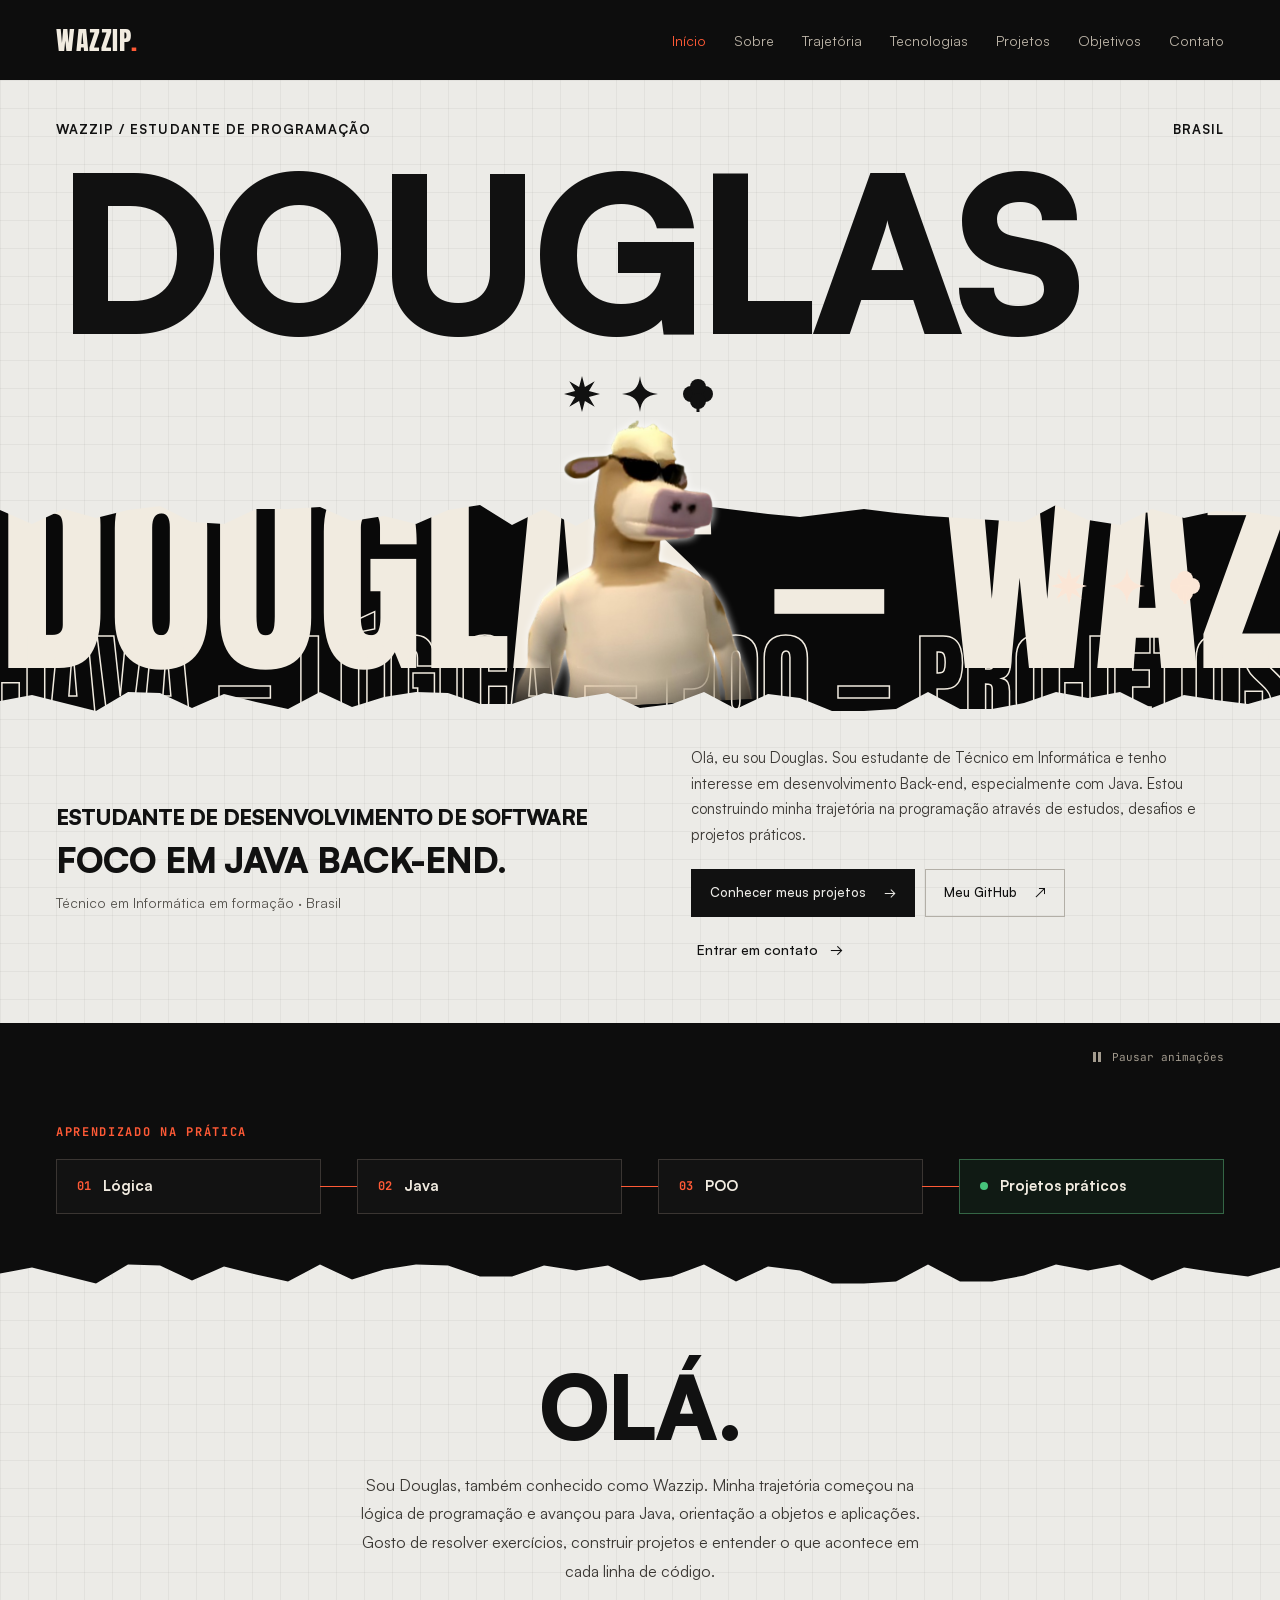
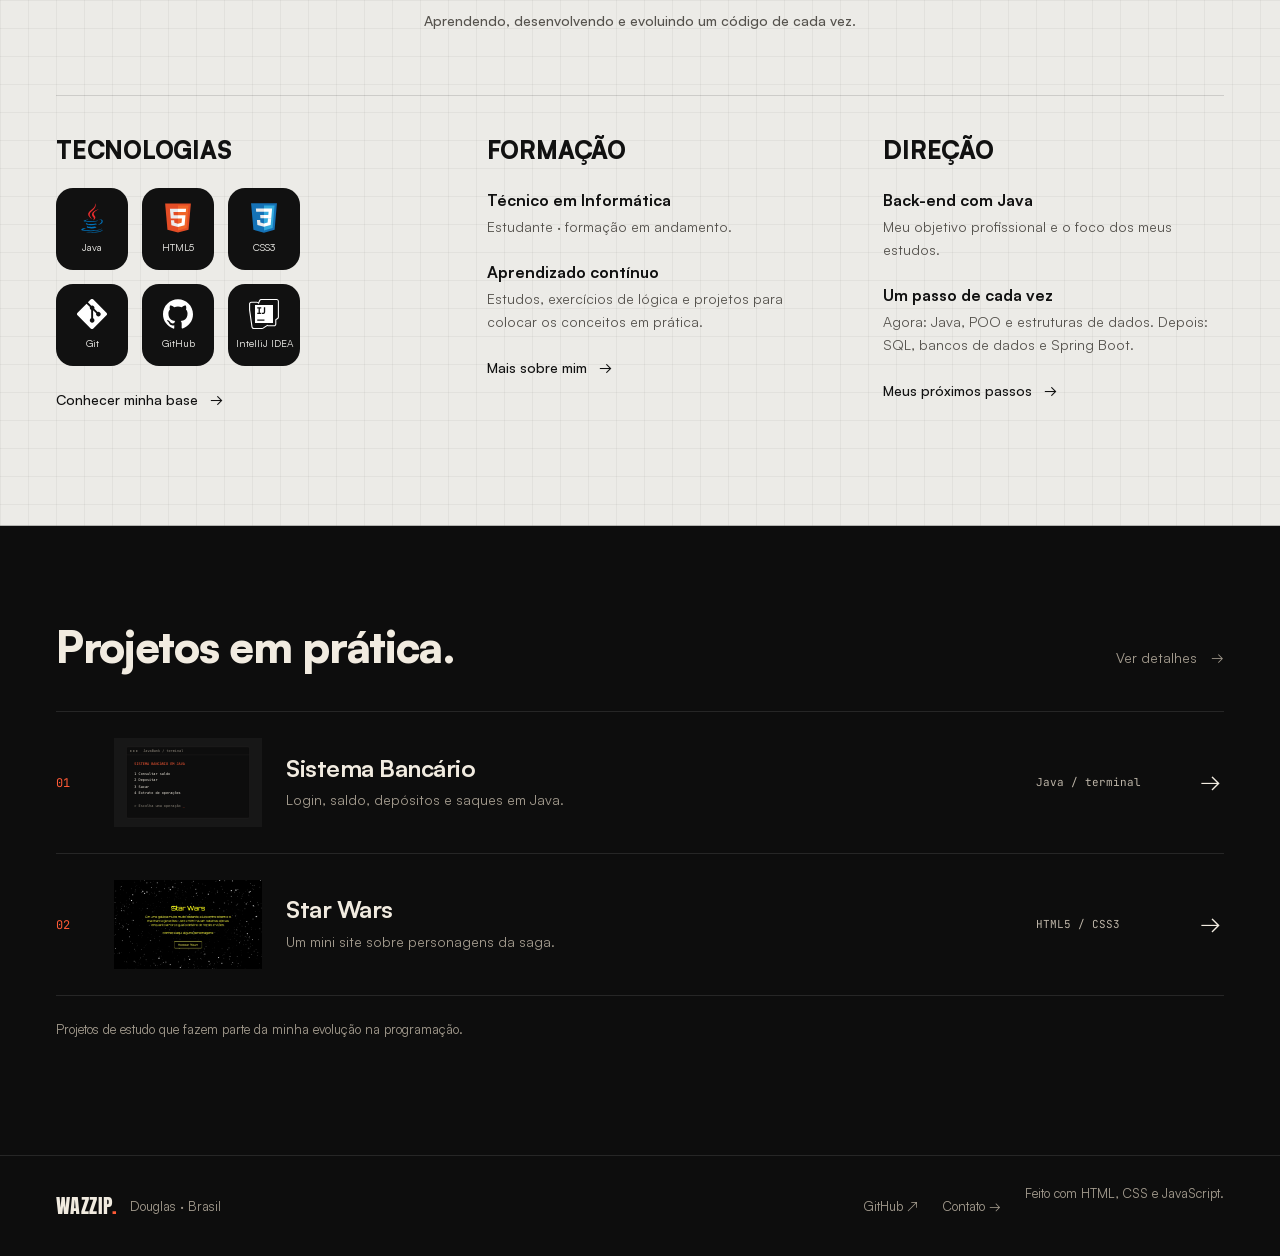
<file: index.html>
<!DOCTYPE html>
<html lang="pt-BR">
<head>
  <meta charset="UTF-8">
  <meta name="viewport" content="width=device-width, initial-scale=1, viewport-fit=cover">
  <meta name="theme-color" content="#0d0d0d">
  <title>Douglas · Wazzip | Estudante com foco em Java Back-end</title>
  <meta name="description" content="Portfólio de Douglas, Wazzip. Estudante de Técnico em Informática, construindo sua trajetória com Java, POO, desafios e projetos práticos.">
  <meta name="author" content="Douglas · Wazzip">
  <meta property="og:type" content="website">
  <meta property="og:locale" content="pt_BR">
  <meta property="og:title" content="Douglas · Wazzip | Java Back-end em construção">
  <meta property="og:description" content="Aprendendo, desenvolvendo e evoluindo um código de cada vez. Conheça minha trajetória e meus projetos.">
  <meta property="og:image" content="assets/images/compartilhamento.jpg">
  <meta property="og:image:alt" content="Portfólio de Douglas, Wazzip, com sua imagem de perfil em um cartaz quadriculado.">
  <meta name="twitter:card" content="summary_large_image">
  <meta name="twitter:title" content="Douglas · Wazzip | Foco em Java Back-end">
  <meta name="twitter:image" content="assets/images/compartilhamento.jpg">
  <link rel="icon" href="assets/icons/favicon.svg" type="image/svg+xml">
  <link rel="preload" href="assets/fonts/satoshi-900.woff2" as="font" type="font/woff2" crossorigin>
  <link rel="preload" href="assets/fonts/satoshi-400.woff2" as="font" type="font/woff2" crossorigin>
  <link rel="stylesheet" href="styles.css">
  <script src="config.js" defer></script>
  <script src="script.js" defer></script>
  <script type="application/ld+json">{"@context":"https://schema.org","@type":"Person","name":"Douglas","alternateName":"Wazzip","description":"Estudante de Técnico em Informática com foco em desenvolvimento Back-end Java.","sameAs":["https://github.com/Wazzip-igmt"],"address":{"@type":"PostalAddress","addressCountry":"BR"}}</script>
</head>
<body>
  <a class="skip-link" href="#conteudo">Pular para o conteúdo</a>
  <header class="site-header">
    <nav class="shell nav" aria-label="Navegação principal">
      <a class="logo" href="index.html" aria-label="Wazzip · Início"><span class="logo-mark">Wazzip<span class="logo-dot">.</span></span></a>
      <button class="menu-toggle" type="button" aria-expanded="false" aria-controls="navigation"><span class="menu-label">Menu</span><span class="menu-icon" aria-hidden="true"></span></button>
      <div class="nav-links" id="navigation">
        <a href="index.html" aria-current="page">Início</a><a href="sobre.html">Sobre</a><a href="trajetoria.html">Trajetória</a><a href="tecnologias.html">Tecnologias</a><a href="projetos.html">Projetos</a><a href="objetivos.html">Objetivos</a><a href="contato.html">Contato</a>
      </div>
    </nav>
  </header>

  <main id="conteudo" tabindex="-1">
    <section class="hero" aria-labelledby="apresentacao">
      <div class="hero-paper-top paper torn-bottom">
        <div class="shell">
          <div class="hero-caps"><span>WAZZIP / ESTUDANTE DE PROGRAMAÇÃO</span><span>BRASIL</span></div>
          <p class="hero-title">Douglas</p>
          <img class="glyphs hero-glyphs" src="assets/icons/glyphs.svg" width="152" height="36" alt="" aria-hidden="true">
        </div>
      </div>
      <div class="hero-band">
        <div class="parallax-word" aria-hidden="true">
          <div class="marquee marquee-solid"><div class="marquee-track">
            <div class="marquee-half"><span>Douglas — Wazzip — Douglas — Wazzip —</span></div>
            <div class="marquee-half"><span>Douglas — Wazzip — Douglas — Wazzip —</span></div>
          </div></div>
          <div class="marquee marquee-outline"><div class="marquee-track">
            <div class="marquee-half"><span>Java — Lógica — POO — Projetos — Java — Lógica — POO — Projetos —</span></div>
            <div class="marquee-half"><span>Java — Lógica — POO — Projetos — Java — Lógica — POO — Projetos —</span></div>
          </div></div>
        </div>
        <div class="hero-photo"><div class="parallax-photo"><div class="portrait-frame">
          <img src="assets/images/douglas.png" width="300" height="300" alt="Imagem de perfil de Douglas, Wazzip." fetchpriority="high" decoding="async">
        </div></div></div>
        <img class="glyphs glyphs-light band-glyphs" src="assets/icons/glyphs.svg" width="152" height="36" alt="" aria-hidden="true">
      </div>
      <div class="hero-paper-bottom paper torn-top">
        <div class="shell hero-foot-row">
          <div>
            <h1 class="hero-role" id="apresentacao"><span class="role-intro">Estudante de Desenvolvimento de Software</span><span class="sr-only"> | </span>Foco em Java Back-end.</h1>
            <p class="hero-tech">Técnico em Informática em formação · Brasil</p>
          </div>
          <div>
            <p class="hero-intro">Olá, eu sou Douglas. Sou estudante de Técnico em Informática e tenho interesse em desenvolvimento Back-end, especialmente com Java. Estou construindo minha trajetória na programação através de estudos, desafios e projetos práticos.</p>
            <div class="actions hero-actions">
              <a class="btn btn-ink" href="projetos.html">Conhecer meus projetos <span aria-hidden="true">→</span></a>
              <a class="btn btn-paper-line" href="https://github.com/Wazzip-igmt" target="_blank" rel="noopener noreferrer">Meu GitHub <span aria-hidden="true">↗</span></a>
              <a class="text-link" href="contato.html"><span>Entrar em contato</span><span aria-hidden="true">→</span></a>
            </div>
          </div>
        </div>
      </div>
    </section>

    <div class="shell motion-bar"><button class="motion-toggle" type="button" aria-pressed="false" hidden><svg viewBox="0 0 12 12" aria-hidden="true"><path d="M2 1h3v10H2zm5 0h3v10H7z"/></svg><span>Pausar animações</span></button></div>

    <section class="pipeline" aria-labelledby="processo">
      <div class="shell">
        <h2 class="section-label" id="processo">APRENDIZADO NA PRÁTICA</h2>
        <ol class="pipeline-flow reveal">
          <li class="stage"><span class="stage-marker" aria-hidden="true">01</span>Lógica</li>
          <li class="stage"><span class="stage-marker" aria-hidden="true">02</span>Java</li>
          <li class="stage"><span class="stage-marker" aria-hidden="true">03</span>POO</li>
          <li class="stage stage-current"><span class="stage-marker" aria-hidden="true"></span>Projetos práticos</li>
        </ol>
      </div>
    </section>

    <section class="hello paper" aria-labelledby="ola">
      <div class="shell">
        <div class="hello-head reveal">
          <h2 class="hello-title" id="ola">Olá.</h2>
          <p class="hello-text">Sou Douglas, também conhecido como Wazzip. Minha trajetória começou na lógica de programação e avançou para Java, orientação a objetos e aplicações. Gosto de resolver exercícios, construir projetos e entender o que acontece em cada linha de código.</p>
          <p class="hello-quote">Aprendendo, desenvolvendo e evoluindo um código de cada vez.</p>
        </div>
        <div class="hello-grid reveal">
          <div>
            <h3 class="hello-label">Tecnologias</h3>
            <ul class="skill-tiles" aria-label="Linguagens e ferramentas em prática">
              <li><img src="assets/icons/java.svg" width="30" height="30" alt=""><span>Java</span></li>
              <li><img src="assets/icons/html5.svg" width="30" height="30" alt=""><span>HTML5</span></li>
              <li><img src="assets/icons/css3.svg" width="30" height="30" alt=""><span>CSS3</span></li>
              <li><img class="icon-mono" src="assets/icons/git.svg" width="30" height="30" alt=""><span>Git</span></li>
              <li><img class="icon-mono" src="assets/icons/github.svg" width="30" height="30" alt=""><span>GitHub</span></li>
              <li><img class="icon-mono" src="assets/icons/intellij.svg" width="30" height="30" alt=""><span>IntelliJ IDEA</span></li>
            </ul>
            <a class="text-link" href="tecnologias.html"><span>Conhecer minha base</span><span aria-hidden="true">→</span></a>
          </div>
          <div>
            <h3 class="hello-label">Formação</h3>
            <ul class="hello-list">
              <li><strong>Técnico em Informática</strong><p>Estudante · formação em andamento.</p></li>
              <li><strong>Aprendizado contínuo</strong><p>Estudos, exercícios de lógica e projetos para colocar os conceitos em prática.</p></li>
            </ul>
            <a class="text-link" href="sobre.html"><span>Mais sobre mim</span><span aria-hidden="true">→</span></a>
          </div>
          <div>
            <h3 class="hello-label">Direção</h3>
            <ul class="hello-list">
              <li><strong>Back-end com Java</strong><p>Meu objetivo profissional e o foco dos meus estudos.</p></li>
              <li><strong>Um passo de cada vez</strong><p>Agora: Java, POO e estruturas de dados. Depois: SQL, bancos de dados e Spring Boot.</p></li>
            </ul>
            <a class="text-link" href="objetivos.html"><span>Meus próximos passos</span><span aria-hidden="true">→</span></a>
          </div>
        </div>
      </div>
    </section>

    <section class="block" aria-labelledby="projetos-inicio">
      <div class="shell">
        <div class="block-head reveal"><h2 class="block-title" id="projetos-inicio">Projetos em prática.</h2><a class="link-quiet" href="projetos.html">Ver detalhes <span aria-hidden="true">→</span></a></div>
        <ul class="rows">
          <li class="reveal"><a class="project-summary" href="projetos.html#sistema-bancario"><span class="row-index">01</span><img class="row-preview" src="assets/images/projeto-banco.svg" width="800" height="480" loading="lazy" alt=""><div><h3 class="row-name">Sistema Bancário</h3><p class="row-desc">Login, saldo, depósitos e saques em Java.</p></div><span class="row-tags">Java / terminal</span><span class="row-go" aria-hidden="true">→</span></a></li>
          <li class="reveal"><a class="project-summary" href="projetos.html#star-wars"><span class="row-index">02</span><img class="row-preview" src="assets/images/projeto-star-wars.jpg" width="800" height="480" loading="lazy" alt=""><div><h3 class="row-name">Star Wars</h3><p class="row-desc">Um mini site sobre personagens da saga.</p></div><span class="row-tags">HTML5 / CSS3</span><span class="row-go" aria-hidden="true">→</span></a></li>
        </ul>
        <p class="home-note">Projetos de estudo que fazem parte da minha evolução na programação.</p>
      </div>
    </section>
  </main>

  <footer class="site-footer"><div class="shell"><div class="footer-signature"><span class="logo-mark">Wazzip<span class="logo-dot">.</span></span><span>Douglas · Brasil</span></div><div class="footer-links"><a href="https://github.com/Wazzip-igmt" target="_blank" rel="noopener noreferrer">GitHub ↗</a><a href="contato.html">Contato →</a><span>Feito com HTML, CSS e JavaScript.</span></div></div></footer>
</body>
</html>
</file>
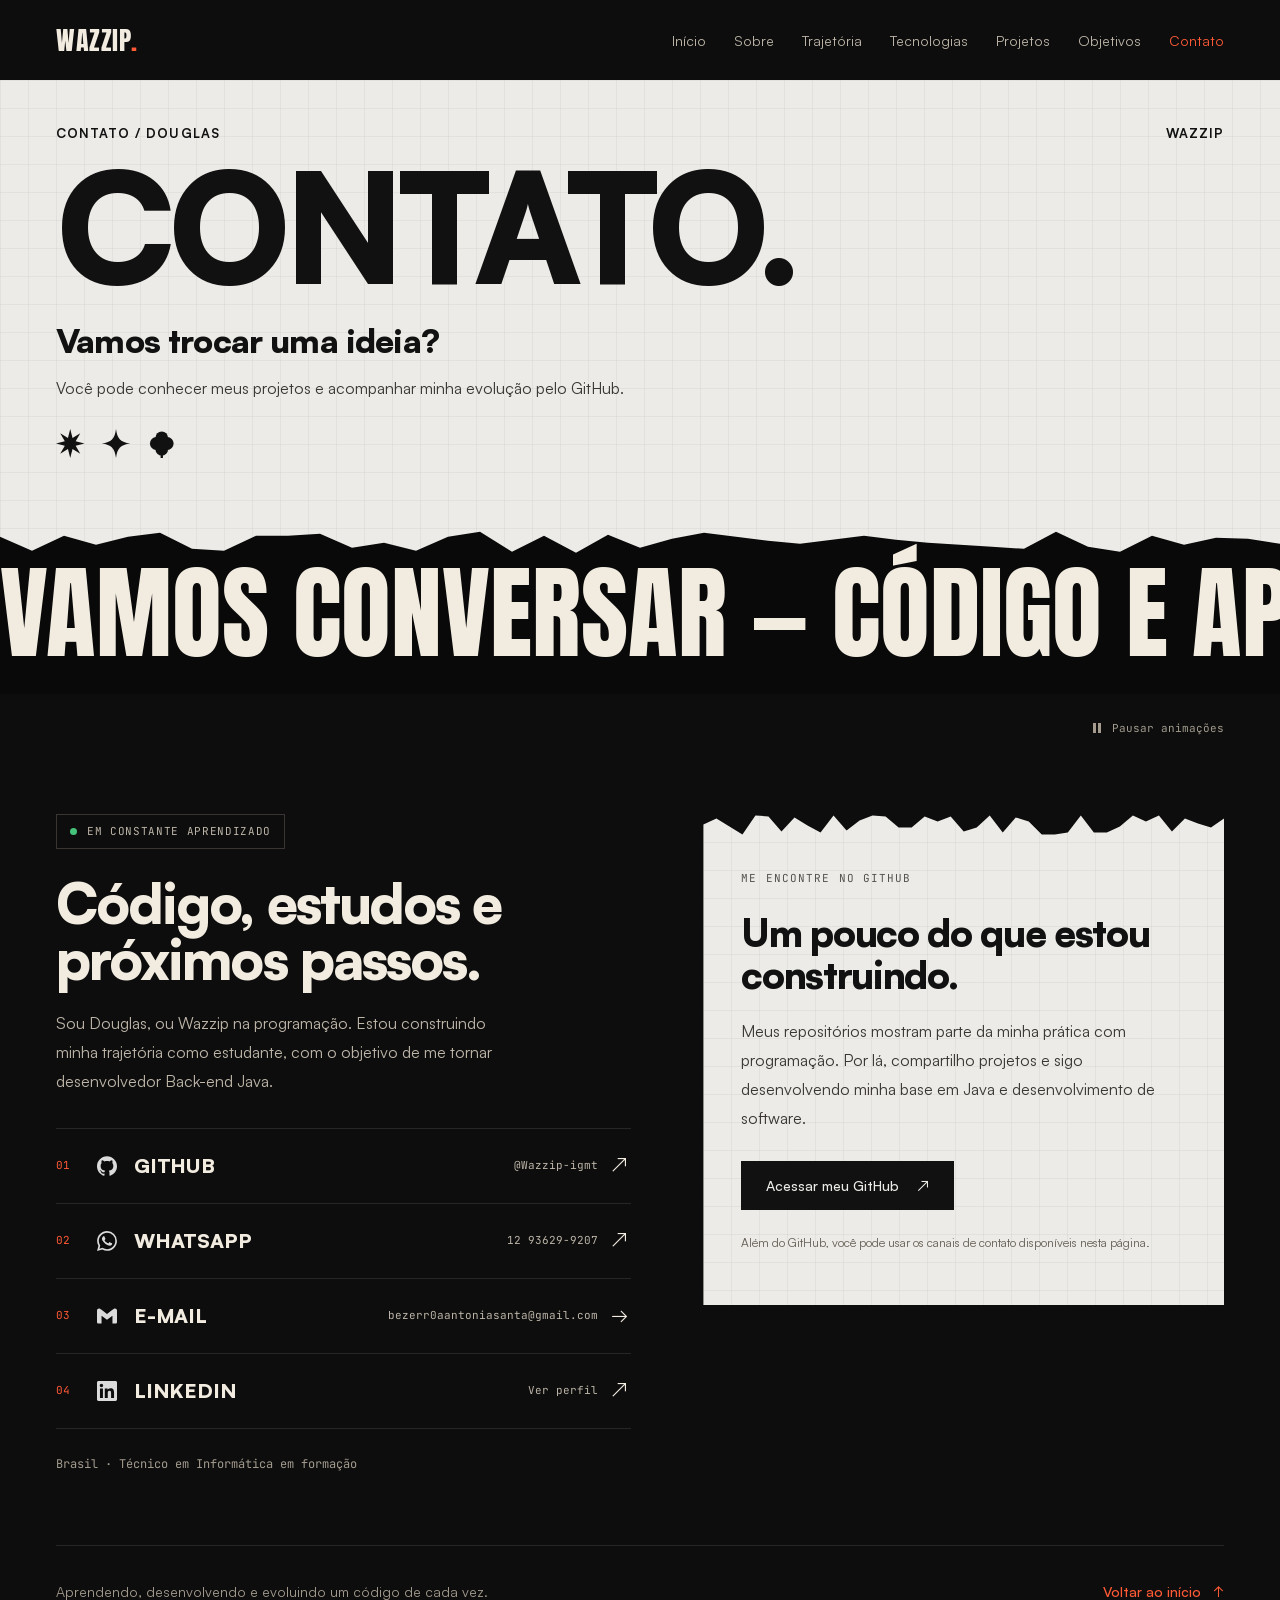
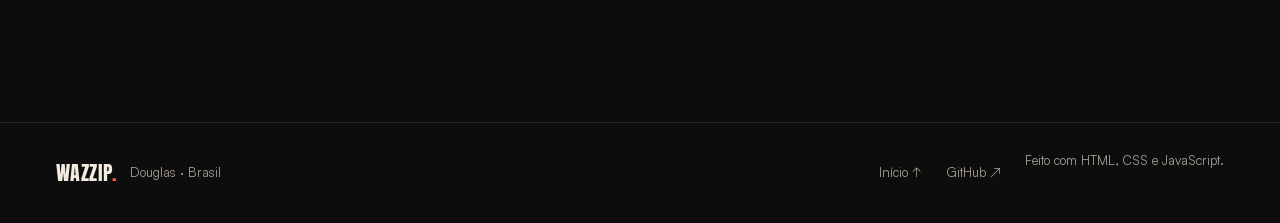
<file: contato.html>
<!DOCTYPE html>
<html lang="pt-BR">
<head>
  <meta charset="UTF-8">
  <meta name="viewport" content="width=device-width, initial-scale=1, viewport-fit=cover">
  <meta name="theme-color" content="#0d0d0d">
  <title>Contato | Douglas · Wazzip</title>
  <meta name="description" content="Encontre Douglas, Wazzip, no GitHub. Estudante de Técnico em Informática com foco em Java Back-end. E-mail e LinkedIn serão adicionados quando disponíveis.">
  <meta property="og:type" content="website">
  <meta property="og:locale" content="pt_BR">
  <meta property="og:title" content="Contato | Douglas · Wazzip">
  <meta property="og:description" content="Meu perfil, meus repositórios e meu aprendizado em programação.">
  <meta property="og:image" content="assets/images/compartilhamento.jpg">
  <meta name="twitter:card" content="summary_large_image">
  <link rel="icon" href="assets/icons/favicon.svg" type="image/svg+xml">
  <link rel="preload" href="assets/fonts/satoshi-900.woff2" as="font" type="font/woff2" crossorigin>
  <link rel="stylesheet" href="styles.css">
  <script src="config.js" defer></script><script src="script.js" defer></script>
</head>
<body>
  <a class="skip-link" href="#conteudo">Pular para o conteúdo</a>
  <header class="site-header"><nav class="shell nav" aria-label="Navegação principal">
    <a class="logo" href="index.html" aria-label="Wazzip · Início"><span class="logo-mark">Wazzip<span class="logo-dot">.</span></span></a>
    <button class="menu-toggle" type="button" aria-expanded="false" aria-controls="navigation"><span class="menu-label">Menu</span><span class="menu-icon" aria-hidden="true"></span></button>
    <div class="nav-links" id="navigation"><a href="index.html">Início</a><a href="sobre.html">Sobre</a><a href="trajetoria.html">Trajetória</a><a href="tecnologias.html">Tecnologias</a><a href="projetos.html">Projetos</a><a href="objetivos.html">Objetivos</a><a href="contato.html" aria-current="page">Contato</a></div>
  </nav></header>
  <main id="conteudo" tabindex="-1">
    <header class="poster">
      <div class="poster-paper paper torn-bottom"><div class="shell">
        <div class="hero-caps"><span>CONTATO / DOUGLAS</span><span>WAZZIP</span></div>
        <h1 class="poster-title">Contato.</h1>
        <p class="poster-tagline">Vamos trocar uma ideia?</p>
        <p class="poster-lead">Você pode conhecer meus projetos e acompanhar minha evolução pelo GitHub.</p>
        <img class="glyphs poster-glyphs" src="assets/icons/glyphs.svg" width="152" height="36" alt="" aria-hidden="true">
      </div></div>
      <div class="poster-band" aria-hidden="true"><div class="marquee-track"><div class="marquee-half"><span>Vamos conversar — Código e aprendizado — Vamos conversar — Código e aprendizado —</span></div><div class="marquee-half"><span>Vamos conversar — Código e aprendizado — Vamos conversar — Código e aprendizado —</span></div></div></div>
    </header>
    <div class="shell motion-bar"><button class="motion-toggle" type="button" aria-pressed="false" hidden><svg viewBox="0 0 12 12" aria-hidden="true"><path d="M2 1h3v10H2zm5 0h3v10H7z"/></svg><span>Pausar animações</span></button></div>
    <div class="shell page-body">
      <div class="contact-layout">
        <section class="contact-main reveal" aria-labelledby="conversar">
          <p class="contact-available"><span class="contact-dot" aria-hidden="true"></span>EM CONSTANTE APRENDIZADO</p>
          <h2 class="contact-headline" id="conversar">Código, estudos e próximos passos.</h2>
          <p class="contact-description">Sou Douglas, ou Wazzip na programação. Estou construindo minha trajetória como estudante, com o objetivo de me tornar desenvolvedor Back-end Java.</p>
          <ul class="channels" aria-label="Canais de contato">
            <li><a class="channel" href="https://github.com/Wazzip-igmt" target="_blank" rel="noopener noreferrer"><span class="channel-index">01</span><img class="channel-icon" src="assets/icons/github.svg" width="20" height="20" alt=""><span class="channel-name">GitHub</span><span class="channel-handle">@Wazzip-igmt</span><span class="channel-go" aria-hidden="true">↗</span></a></li>
            <li><a class="channel" href="https://wa.me/5512936299207" target="_blank" rel="noopener noreferrer"><span class="channel-index">02</span><img class="channel-icon" src="assets/icons/whatsapp.svg" width="20" height="20" alt=""><span class="channel-name">WhatsApp</span><span class="channel-handle">12 93629-9207</span><span class="channel-go" aria-hidden="true">↗</span></a></li>
            <li><div class="channel channel-pending" data-config-link="email"><span class="channel-index">03</span><img class="channel-icon" src="assets/icons/gmail.svg" width="20" height="20" alt=""><span class="channel-name">E-mail</span><span class="channel-handle">A adicionar</span><span class="channel-go" aria-hidden="true">·</span></div></li>
            <li><div class="channel channel-pending" data-config-link="linkedin"><span class="channel-index">04</span><img class="channel-icon" src="assets/icons/linkedin.svg" width="20" height="20" alt=""><span class="channel-name">LinkedIn</span><span class="channel-handle">A adicionar</span><span class="channel-go" aria-hidden="true">·</span></div></li>
          </ul>
          <p class="contact-location">Brasil · Técnico em Informática em formação</p>
        </section>
        <aside class="contact-paper paper reveal" aria-labelledby="encontre-github">
          <p class="contact-paper-title">ME ENCONTRE NO GITHUB</p>
          <h2 id="encontre-github">Um pouco do que estou construindo.</h2>
          <p>Meus repositórios mostram parte da minha prática com programação. Por lá, compartilho projetos e sigo desenvolvendo minha base em Java e desenvolvimento de software.</p>
          <a class="btn btn-ink" href="https://github.com/Wazzip-igmt" target="_blank" rel="noopener noreferrer">Acessar meu GitHub <span aria-hidden="true">↗</span></a>
          <p class="paper-footnote">E-mail e LinkedIn serão adicionados aqui quando estiverem disponíveis. No momento, o canal informado é o GitHub.</p>
        </aside>
      </div>
      <nav class="page-next" aria-label="Voltar ao início"><p>Aprendendo, desenvolvendo e evoluindo um código de cada vez.</p><a class="text-link" href="index.html"><span>Voltar ao início</span><span aria-hidden="true">↑</span></a></nav>
    </div>
  </main>
  <footer class="site-footer"><div class="shell"><div class="footer-signature"><span class="logo-mark">Wazzip<span class="logo-dot">.</span></span><span>Douglas · Brasil</span></div><div class="footer-links"><a href="index.html">Início ↑</a><a href="https://github.com/Wazzip-igmt" target="_blank" rel="noopener noreferrer">GitHub ↗</a><span>Feito com HTML, CSS e JavaScript.</span></div></div></footer>
</body>
</html>
</file>
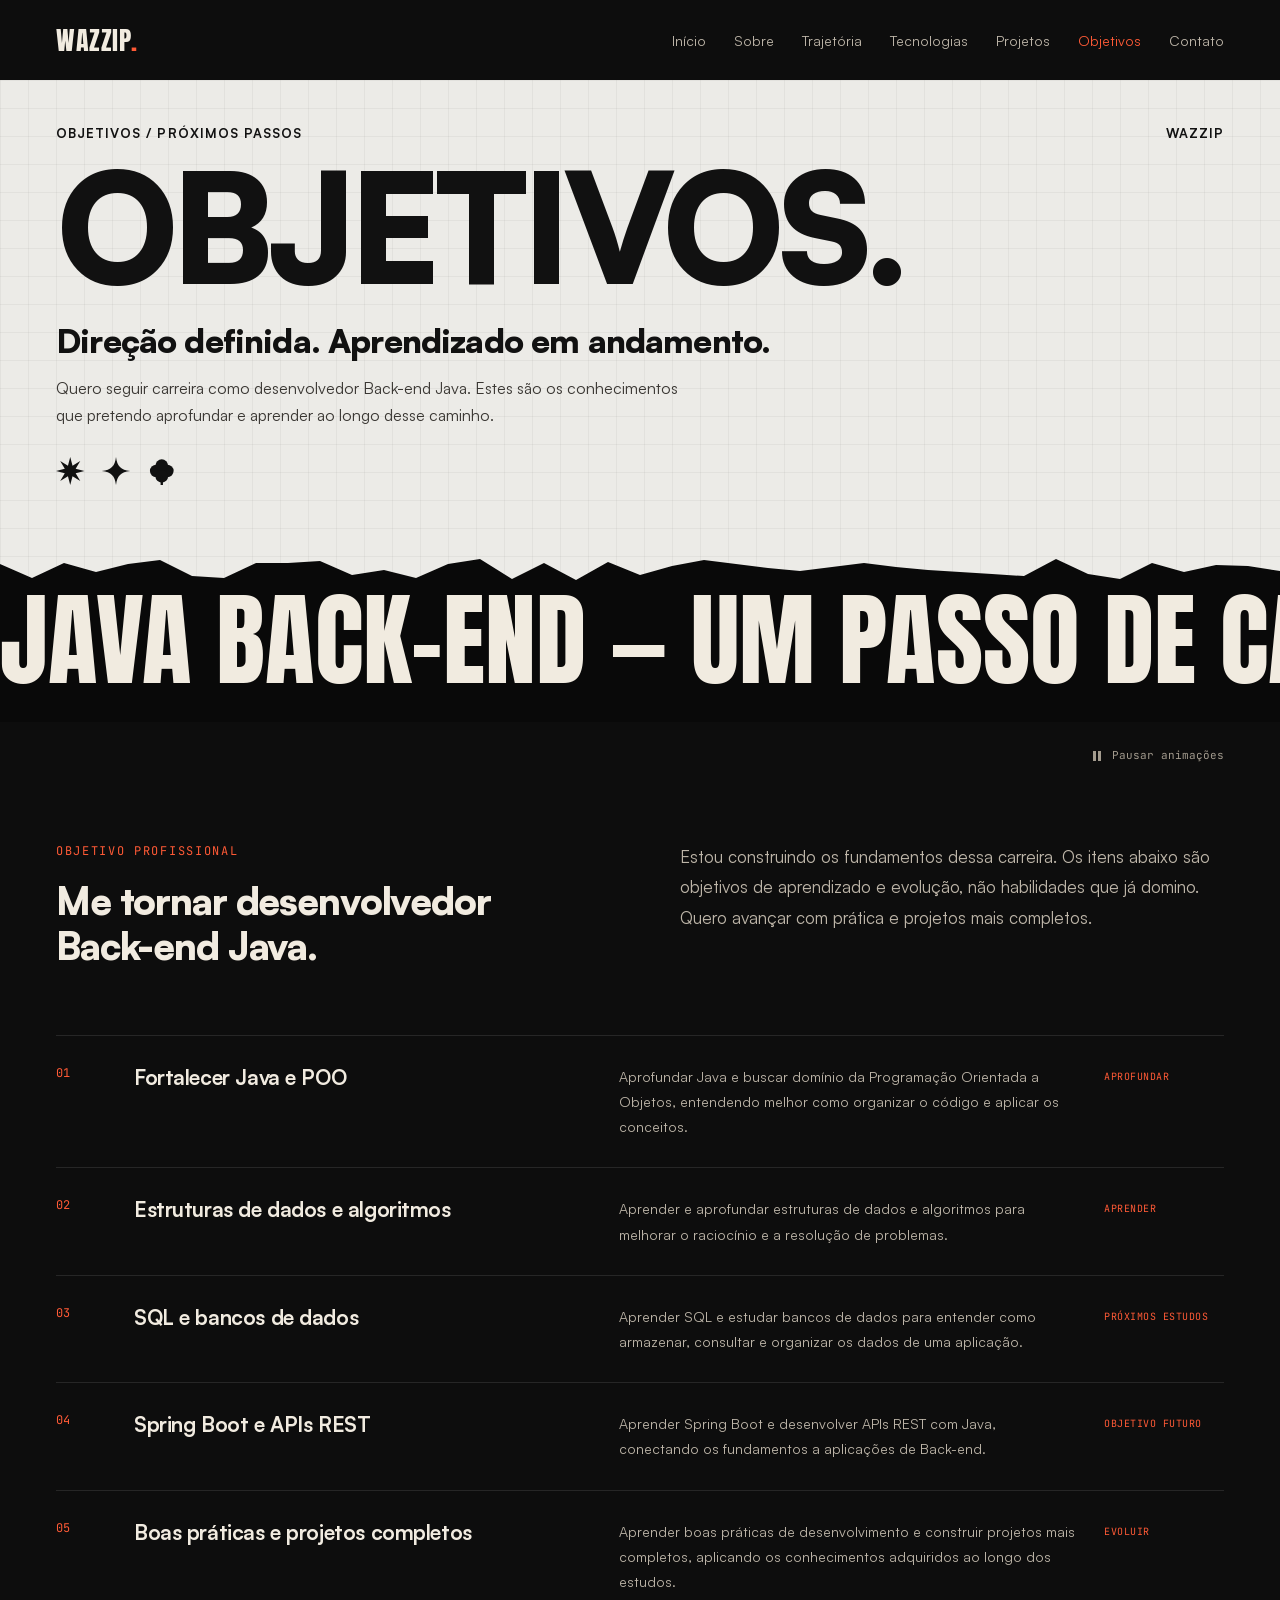
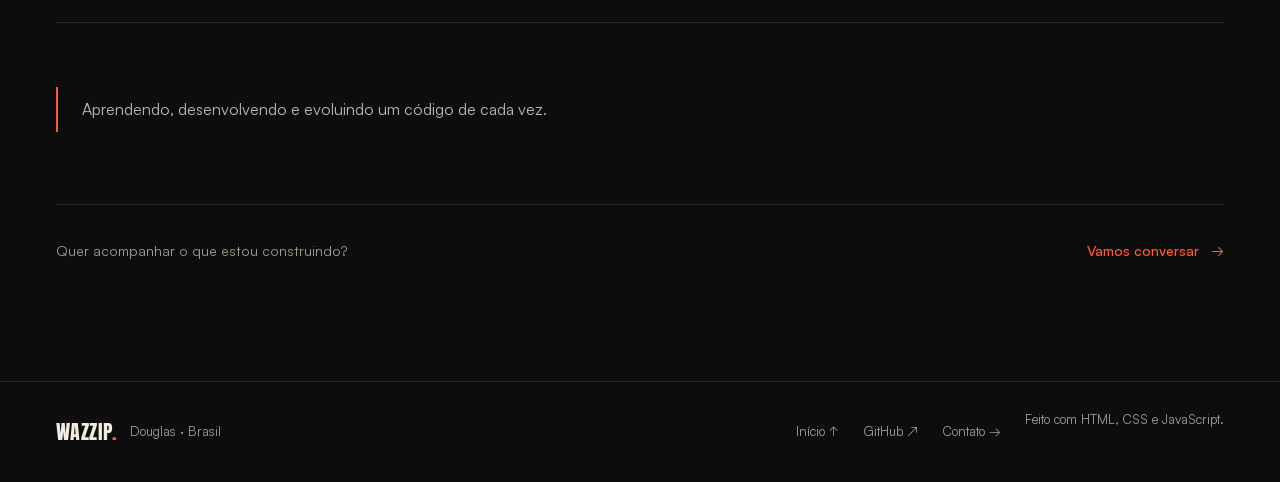
<file: objetivos.html>
<!DOCTYPE html>
<html lang="pt-BR">
<head>
  <meta charset="UTF-8">
  <meta name="viewport" content="width=device-width, initial-scale=1, viewport-fit=cover">
  <meta name="theme-color" content="#0d0d0d">
  <title>Objetivos profissionais | Douglas · Wazzip</title>
  <meta name="description" content="Meu objetivo é me tornar desenvolvedor Back-end Java. Próximos estudos: Java, POO, estruturas de dados, SQL, bancos de dados, Spring Boot e APIs REST.">
  <meta property="og:type" content="website">
  <meta property="og:locale" content="pt_BR">
  <meta property="og:title" content="Objetivos profissionais | Douglas · Wazzip">
  <meta property="og:description" content="Os próximos passos de aprendizado em direção ao desenvolvimento Back-end com Java.">
  <meta property="og:image" content="assets/images/compartilhamento.jpg">
  <meta name="twitter:card" content="summary_large_image">
  <link rel="icon" href="assets/icons/favicon.svg" type="image/svg+xml">
  <link rel="preload" href="assets/fonts/satoshi-900.woff2" as="font" type="font/woff2" crossorigin>
  <link rel="stylesheet" href="styles.css">
  <script src="config.js" defer></script><script src="script.js" defer></script>
</head>
<body>
  <a class="skip-link" href="#conteudo">Pular para o conteúdo</a>
  <header class="site-header"><nav class="shell nav" aria-label="Navegação principal">
    <a class="logo" href="index.html" aria-label="Wazzip · Início"><span class="logo-mark">Wazzip<span class="logo-dot">.</span></span></a>
    <button class="menu-toggle" type="button" aria-expanded="false" aria-controls="navigation"><span class="menu-label">Menu</span><span class="menu-icon" aria-hidden="true"></span></button>
    <div class="nav-links" id="navigation"><a href="index.html">Início</a><a href="sobre.html">Sobre</a><a href="trajetoria.html">Trajetória</a><a href="tecnologias.html">Tecnologias</a><a href="projetos.html">Projetos</a><a href="objetivos.html" aria-current="page">Objetivos</a><a href="contato.html">Contato</a></div>
  </nav></header>
  <main id="conteudo" tabindex="-1">
    <header class="poster">
      <div class="poster-paper paper torn-bottom"><div class="shell">
        <div class="hero-caps"><span>OBJETIVOS / PRÓXIMOS PASSOS</span><span>WAZZIP</span></div>
        <h1 class="poster-title">Objetivos.</h1>
        <p class="poster-tagline">Direção definida. Aprendizado em andamento.</p>
        <p class="poster-lead">Quero seguir carreira como desenvolvedor Back-end Java. Estes são os conhecimentos que pretendo aprofundar e aprender ao longo desse caminho.</p>
        <img class="glyphs poster-glyphs" src="assets/icons/glyphs.svg" width="152" height="36" alt="" aria-hidden="true">
      </div></div>
      <div class="poster-band" aria-hidden="true"><div class="marquee-track"><div class="marquee-half"><span>Java Back-end — Um passo de cada vez — Java Back-end — Um passo de cada vez —</span></div><div class="marquee-half"><span>Java Back-end — Um passo de cada vez — Java Back-end — Um passo de cada vez —</span></div></div></div>
    </header>
    <div class="shell motion-bar"><button class="motion-toggle" type="button" aria-pressed="false" hidden><svg viewBox="0 0 12 12" aria-hidden="true"><path d="M2 1h3v10H2zm5 0h3v10H7z"/></svg><span>Pausar animações</span></button></div>
    <div class="shell page-body">
      <section class="page-section" aria-labelledby="direcao">
        <div class="goals-intro reveal"><div><p class="section-label">OBJETIVO PROFISSIONAL</p><h2 class="section-heading" id="direcao">Me tornar desenvolvedor Back-end Java.</h2></div><p class="text-block">Estou construindo os fundamentos dessa carreira. Os itens abaixo são objetivos de aprendizado e evolução, não habilidades que já domino. Quero avançar com prática e projetos mais completos.</p></div>
        <ol class="goal-list">
          <li class="goal-item reveal"><span class="row-index">01</span><h3>Fortalecer Java e POO</h3><p>Aprofundar Java e buscar domínio da Programação Orientada a Objetos, entendendo melhor como organizar o código e aplicar os conceitos.</p><span class="goal-status">APROFUNDAR</span></li>
          <li class="goal-item reveal"><span class="row-index">02</span><h3>Estruturas de dados e algoritmos</h3><p>Aprender e aprofundar estruturas de dados e algoritmos para melhorar o raciocínio e a resolução de problemas.</p><span class="goal-status">APRENDER</span></li>
          <li class="goal-item reveal"><span class="row-index">03</span><h3>SQL e bancos de dados</h3><p>Aprender SQL e estudar bancos de dados para entender como armazenar, consultar e organizar os dados de uma aplicação.</p><span class="goal-status">PRÓXIMOS ESTUDOS</span></li>
          <li class="goal-item reveal"><span class="row-index">04</span><h3>Spring Boot e APIs REST</h3><p>Aprender Spring Boot e desenvolver APIs REST com Java, conectando os fundamentos a aplicações de Back-end.</p><span class="goal-status">OBJETIVO FUTURO</span></li>
          <li class="goal-item reveal"><span class="row-index">05</span><h3>Boas práticas e projetos completos</h3><p>Aprender boas práticas de desenvolvimento e construir projetos mais completos, aplicando os conhecimentos adquiridos ao longo dos estudos.</p><span class="goal-status">EVOLUIR</span></li>
        </ol>
      </section>
      <div class="page-section about-feature reveal"><p>Aprendendo, desenvolvendo e evoluindo um código de cada vez.</p></div>
      <nav class="page-next" aria-label="Continue conhecendo o portfólio"><p>Quer acompanhar o que estou construindo?</p><a class="text-link" href="contato.html"><span>Vamos conversar</span><span aria-hidden="true">→</span></a></nav>
    </div>
  </main>
  <footer class="site-footer"><div class="shell"><div class="footer-signature"><span class="logo-mark">Wazzip<span class="logo-dot">.</span></span><span>Douglas · Brasil</span></div><div class="footer-links"><a href="index.html">Início ↑</a><a href="https://github.com/Wazzip-igmt" target="_blank" rel="noopener noreferrer">GitHub ↗</a><a href="contato.html">Contato →</a><span>Feito com HTML, CSS e JavaScript.</span></div></div></footer>
</body>
</html>
</file>
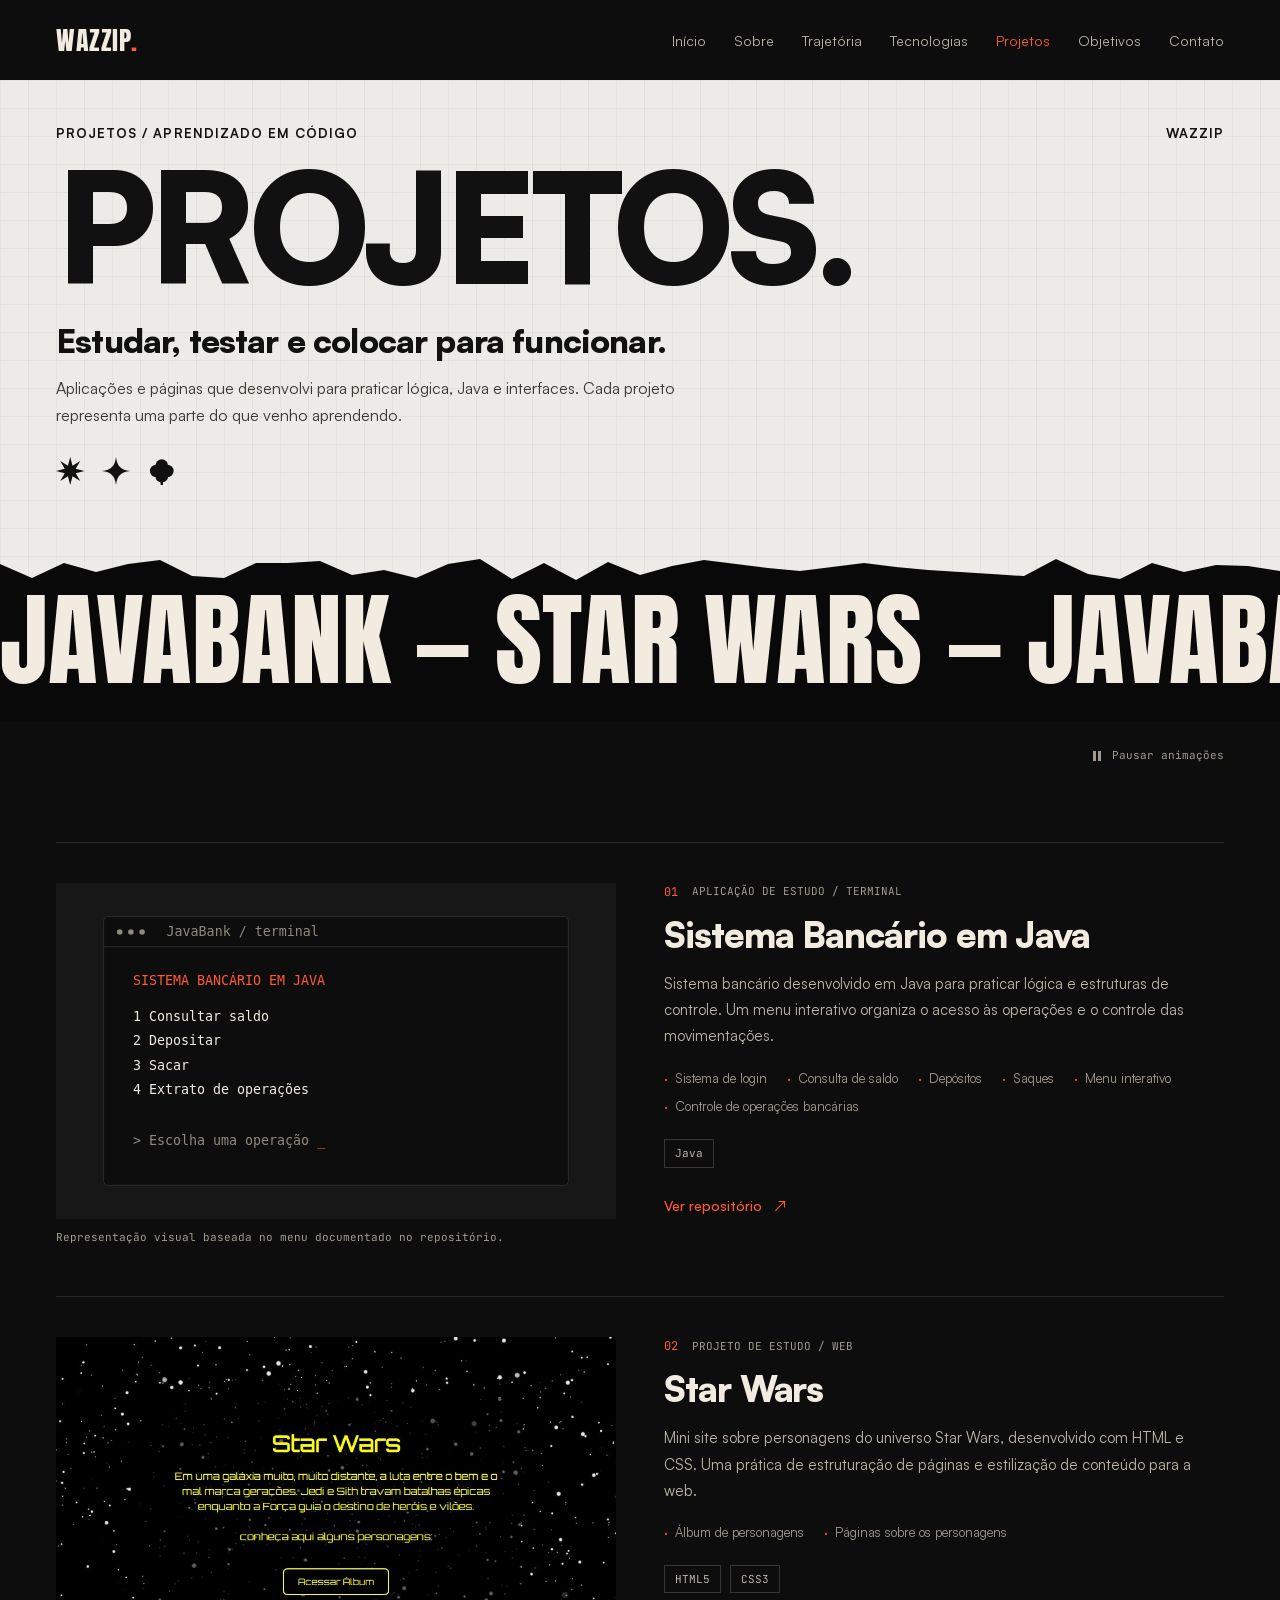
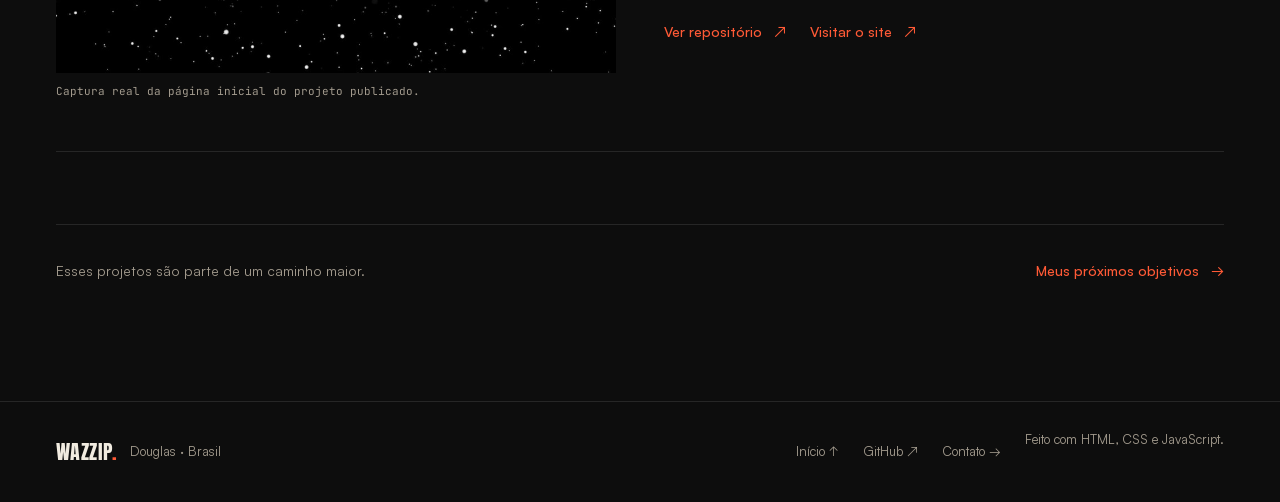
<file: projetos.html>
<!DOCTYPE html>
<html lang="pt-BR">
<head>
  <meta charset="UTF-8">
  <meta name="viewport" content="width=device-width, initial-scale=1, viewport-fit=cover">
  <meta name="theme-color" content="#0d0d0d">
  <title>Projetos de estudo | Douglas · Wazzip</title>
  <meta name="description" content="Sistema Bancário em Java, Calculadora de IMC, mini site Star Wars e aplicações Java Swing. Projetos de estudo de Douglas, Wazzip, com repositórios verificados.">
  <meta property="og:type" content="website">
  <meta property="og:locale" content="pt_BR">
  <meta property="og:title" content="Projetos de estudo | Douglas · Wazzip">
  <meta property="og:description" content="Java, Swing, HTML e CSS em projetos práticos que fazem parte da minha evolução.">
  <meta property="og:image" content="assets/images/compartilhamento.jpg">
  <meta name="twitter:card" content="summary_large_image">
  <link rel="icon" href="assets/icons/favicon.svg" type="image/svg+xml">
  <link rel="preload" href="assets/fonts/satoshi-900.woff2" as="font" type="font/woff2" crossorigin>
  <link rel="stylesheet" href="styles.css">
  <script src="config.js" defer></script><script src="script.js" defer></script>
</head>
<body>
  <a class="skip-link" href="#conteudo">Pular para o conteúdo</a>
  <header class="site-header"><nav class="shell nav" aria-label="Navegação principal">
    <a class="logo" href="index.html" aria-label="Wazzip · Início"><span class="logo-mark">Wazzip<span class="logo-dot">.</span></span></a>
    <button class="menu-toggle" type="button" aria-expanded="false" aria-controls="navigation"><span class="menu-label">Menu</span><span class="menu-icon" aria-hidden="true"></span></button>
    <div class="nav-links" id="navigation"><a href="index.html">Início</a><a href="sobre.html">Sobre</a><a href="trajetoria.html">Trajetória</a><a href="tecnologias.html">Tecnologias</a><a href="projetos.html" aria-current="page">Projetos</a><a href="objetivos.html">Objetivos</a><a href="contato.html">Contato</a></div>
  </nav></header>
  <main id="conteudo" tabindex="-1">
    <header class="poster">
      <div class="poster-paper paper torn-bottom"><div class="shell">
        <div class="hero-caps"><span>PROJETOS / APRENDIZADO EM CÓDIGO</span><span>WAZZIP</span></div>
        <h1 class="poster-title">Projetos.</h1>
        <p class="poster-tagline">Estudar, testar e colocar para funcionar.</p>
        <p class="poster-lead">Aplicações e páginas que desenvolvi para praticar lógica, Java e interfaces. Cada projeto representa uma parte do que venho aprendendo.</p>
        <img class="glyphs poster-glyphs" src="assets/icons/glyphs.svg" width="152" height="36" alt="" aria-hidden="true">
      </div></div>
      <div class="poster-band" aria-hidden="true"><div class="marquee-track"><div class="marquee-half"><span>JavaBank — Star Wars — JavaBank — Star Wars —</span></div><div class="marquee-half"><span>JavaBank — Star Wars — JavaBank — Star Wars —</span></div></div></div>
    </header>
    <div class="shell motion-bar"><button class="motion-toggle" type="button" aria-pressed="false" hidden><svg viewBox="0 0 12 12" aria-hidden="true"><path d="M2 1h3v10H2zm5 0h3v10H7z"/></svg><span>Pausar animações</span></button></div>
    <div class="shell page-body">
      <div class="project-list">
        <article class="project-card reveal" id="sistema-bancario" aria-labelledby="titulo-banco">
          <figure class="project-figure"><img src="assets/images/projeto-banco.svg" width="800" height="480" alt="Representação do menu de terminal do sistema bancário, com saldo, depósito, saque e extrato."><figcaption>Representação visual baseada no menu documentado no repositório.</figcaption></figure>
          <div>
            <p class="project-meta"><span class="row-index">01</span><span>APLICAÇÃO DE ESTUDO / TERMINAL</span></p>
            <h2 id="titulo-banco">Sistema Bancário em Java</h2>
            <p class="project-description">Sistema bancário desenvolvido em Java para praticar lógica e estruturas de controle. Um menu interativo organiza o acesso às operações e o controle das movimentações.</p>
            <ul class="project-features" aria-label="Funcionalidades do sistema bancário"><li>Sistema de login</li><li>Consulta de saldo</li><li>Depósitos</li><li>Saques</li><li>Menu interativo</li><li>Controle de operações bancárias</li></ul>
            <ul class="project-technologies" aria-label="Tecnologias do sistema bancário"><li>Java</li></ul>
            <div class="project-links"><a class="text-link" href="https://github.com/Wazzip-igmt/JavaBank" target="_blank" rel="noopener noreferrer" aria-label="Ver repositório do Sistema Bancário em Java"><span>Ver repositório</span><span aria-hidden="true">↗</span></a></div>
          </div>
        </article>
        <article class="project-card reveal" id="star-wars" aria-labelledby="titulo-star-wars">
          <figure class="project-figure"><img src="assets/images/projeto-star-wars.jpg" width="1000" height="600" alt="Captura real da página inicial do mini site Star Wars, com fundo espacial e botão Acessar Álbum." loading="lazy"><figcaption>Captura real da página inicial do projeto publicado.</figcaption></figure>
          <div>
            <p class="project-meta"><span class="row-index">02</span><span>PROJETO DE ESTUDO / WEB</span></p>
            <h2 id="titulo-star-wars">Star Wars</h2>
            <p class="project-description">Mini site sobre personagens do universo Star Wars, desenvolvido com HTML e CSS. Uma prática de estruturação de páginas e estilização de conteúdo para a web.</p>
            <ul class="project-features" aria-label="Conteúdo do mini site"><li>Álbum de personagens</li><li>Páginas sobre os personagens</li></ul>
            <ul class="project-technologies" aria-label="Tecnologias do mini site"><li>HTML5</li><li>CSS3</li></ul>
            <div class="project-links"><a class="text-link" href="https://github.com/Wazzip-igmt/Acerca-StarWars-" target="_blank" rel="noopener noreferrer" aria-label="Ver repositório de Star Wars"><span>Ver repositório</span><span aria-hidden="true">↗</span></a><a class="text-link" href="https://wazzip-igmt.github.io/Acerca-StarWars-/" target="_blank" rel="noopener noreferrer"><span>Visitar o site</span><span aria-hidden="true">↗</span></a></div>
          </div>
        </article>
      </div>
      <nav class="page-next" aria-label="Continue conhecendo o portfólio"><p>Esses projetos são parte de um caminho maior.</p><a class="text-link" href="objetivos.html"><span>Meus próximos objetivos</span><span aria-hidden="true">→</span></a></nav>
    </div>
  </main>
  <footer class="site-footer"><div class="shell"><div class="footer-signature"><span class="logo-mark">Wazzip<span class="logo-dot">.</span></span><span>Douglas · Brasil</span></div><div class="footer-links"><a href="index.html">Início ↑</a><a href="https://github.com/Wazzip-igmt" target="_blank" rel="noopener noreferrer">GitHub ↗</a><a href="contato.html">Contato →</a><span>Feito com HTML, CSS e JavaScript.</span></div></div></footer>
</body>
</html>
</file>
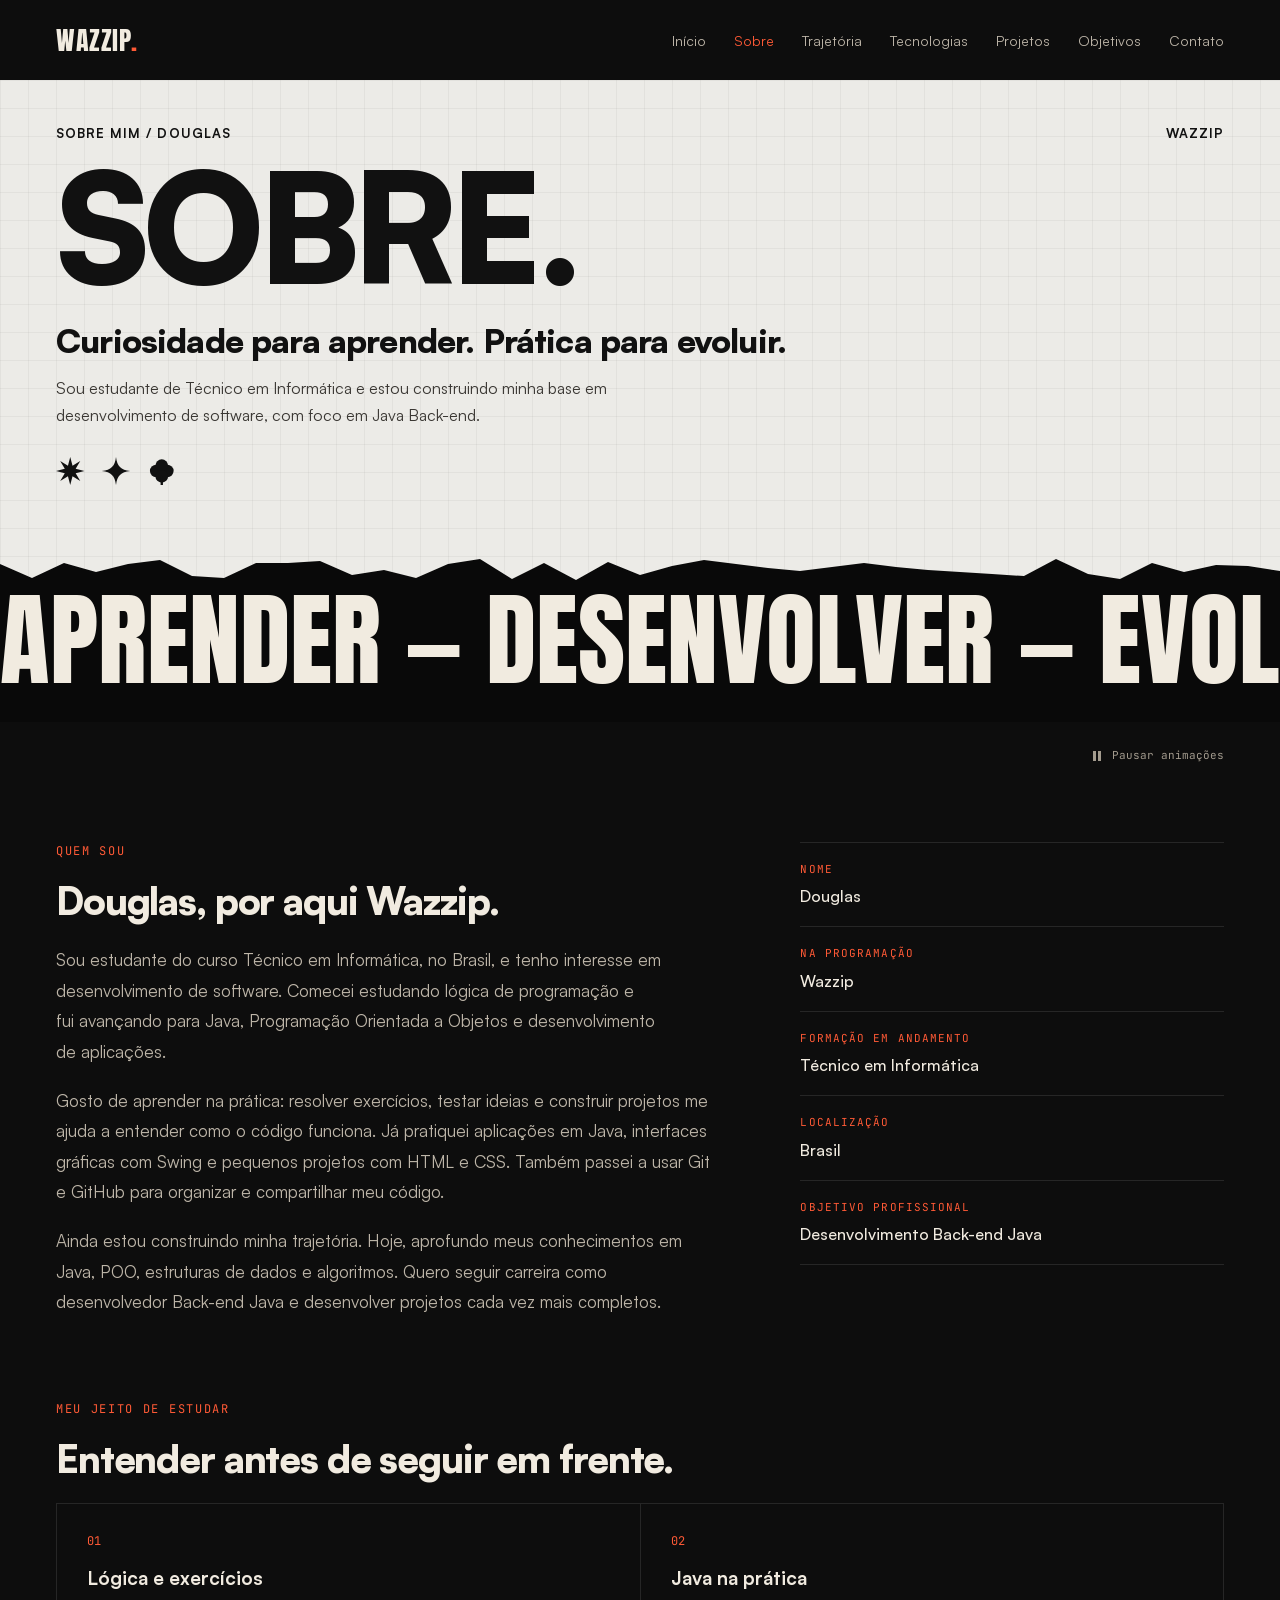
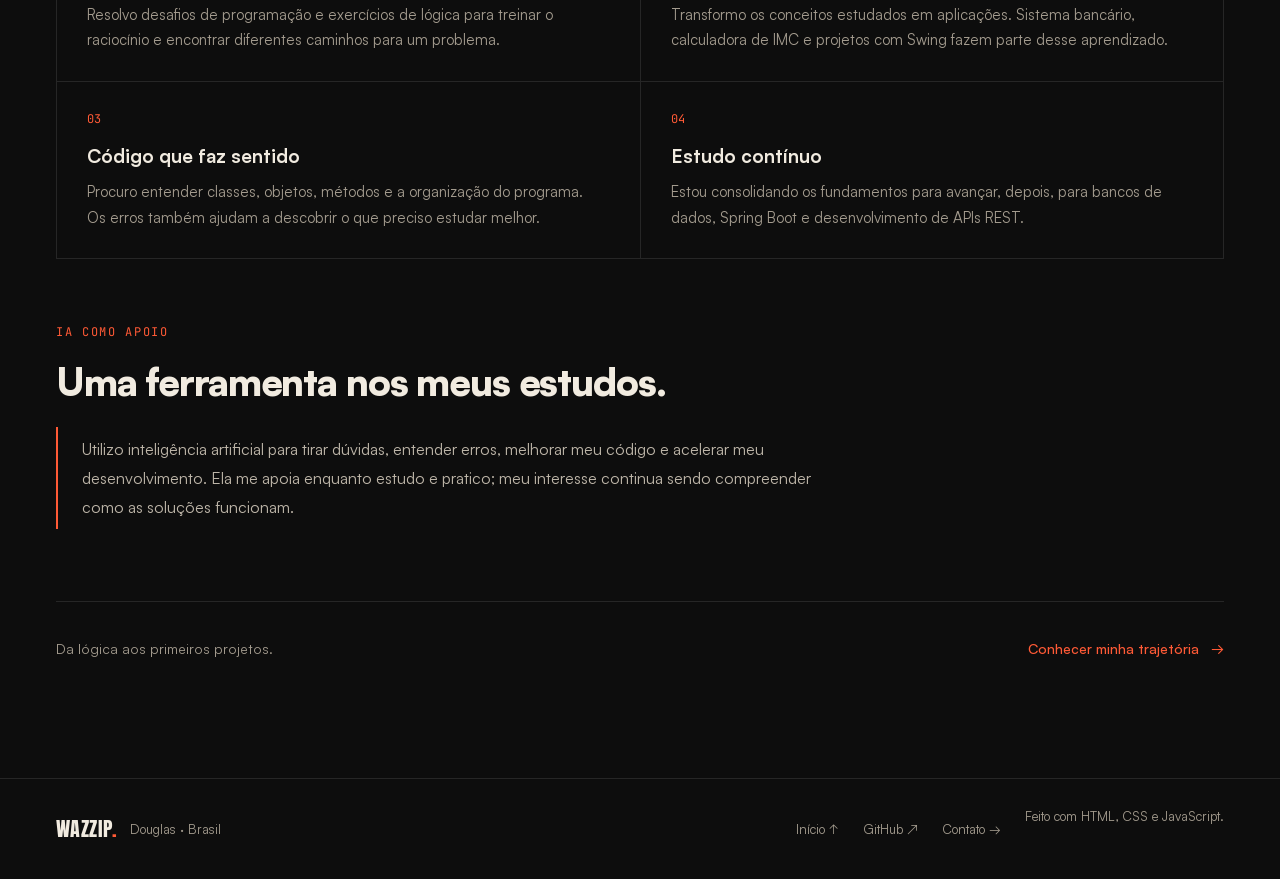
<file: sobre.html>
<!DOCTYPE html>
<html lang="pt-BR">
<head>
  <meta charset="UTF-8">
  <meta name="viewport" content="width=device-width, initial-scale=1, viewport-fit=cover">
  <meta name="theme-color" content="#0d0d0d">
  <title>Sobre mim | Douglas · Wazzip</title>
  <meta name="description" content="Conheça Douglas, Wazzip: estudante de Técnico em Informática que aprende na prática e quer seguir carreira com Java Back-end.">
  <meta property="og:type" content="website">
  <meta property="og:locale" content="pt_BR">
  <meta property="og:title" content="Sobre mim | Douglas · Wazzip">
  <meta property="og:description" content="Minha formação, meus estudos e meu interesse em desenvolvimento Back-end com Java.">
  <meta property="og:image" content="assets/images/compartilhamento.jpg">
  <meta name="twitter:card" content="summary_large_image">
  <link rel="icon" href="assets/icons/favicon.svg" type="image/svg+xml">
  <link rel="preload" href="assets/fonts/satoshi-900.woff2" as="font" type="font/woff2" crossorigin>
  <link rel="stylesheet" href="styles.css">
  <script src="config.js" defer></script>
  <script src="script.js" defer></script>
</head>
<body>
  <a class="skip-link" href="#conteudo">Pular para o conteúdo</a>
  <header class="site-header"><nav class="shell nav" aria-label="Navegação principal">
    <a class="logo" href="index.html" aria-label="Wazzip · Início"><span class="logo-mark">Wazzip<span class="logo-dot">.</span></span></a>
    <button class="menu-toggle" type="button" aria-expanded="false" aria-controls="navigation"><span class="menu-label">Menu</span><span class="menu-icon" aria-hidden="true"></span></button>
    <div class="nav-links" id="navigation"><a href="index.html">Início</a><a href="sobre.html" aria-current="page">Sobre</a><a href="trajetoria.html">Trajetória</a><a href="tecnologias.html">Tecnologias</a><a href="projetos.html">Projetos</a><a href="objetivos.html">Objetivos</a><a href="contato.html">Contato</a></div>
  </nav></header>

  <main id="conteudo" tabindex="-1">
    <header class="poster">
      <div class="poster-paper paper torn-bottom"><div class="shell">
        <div class="hero-caps"><span>SOBRE MIM / DOUGLAS</span><span>WAZZIP</span></div>
        <h1 class="poster-title">Sobre.</h1>
        <p class="poster-tagline">Curiosidade para aprender. Prática para evoluir.</p>
        <p class="poster-lead">Sou estudante de Técnico em Informática e estou construindo minha base em desenvolvimento de software, com foco em Java Back-end.</p>
        <img class="glyphs poster-glyphs" src="assets/icons/glyphs.svg" width="152" height="36" alt="" aria-hidden="true">
      </div></div>
      <div class="poster-band" aria-hidden="true"><div class="marquee-track"><div class="marquee-half"><span>Aprender — Desenvolver — Evoluir — Aprender — Desenvolver — Evoluir —</span></div><div class="marquee-half"><span>Aprender — Desenvolver — Evoluir — Aprender — Desenvolver — Evoluir —</span></div></div></div>
    </header>
    <div class="shell motion-bar"><button class="motion-toggle" type="button" aria-pressed="false" hidden><svg viewBox="0 0 12 12" aria-hidden="true"><path d="M2 1h3v10H2zm5 0h3v10H7z"/></svg><span>Pausar animações</span></button></div>

    <div class="shell page-body">
      <section class="page-section about-layout" aria-labelledby="quem-sou">
        <div class="reveal">
          <p class="section-label">QUEM SOU</p>
          <h2 class="section-heading" id="quem-sou">Douglas, por aqui Wazzip.</h2>
          <p class="text-block">Sou estudante do curso Técnico em Informática, no Brasil, e tenho interesse em desenvolvimento de software. Comecei estudando lógica de programação e fui avançando para Java, Programação Orientada a Objetos e desenvolvimento de aplicações.</p>
          <p class="text-block">Gosto de aprender na prática: resolver exercícios, testar ideias e construir projetos me ajuda a entender como o código funciona. Já pratiquei aplicações em Java, interfaces gráficas com Swing e pequenos projetos com HTML e CSS. Também passei a usar Git e GitHub para organizar e compartilhar meu código.</p>
          <p class="text-block">Ainda estou construindo minha trajetória. Hoje, aprofundo meus conhecimentos em Java, POO, estruturas de dados e algoritmos. Quero seguir carreira como desenvolvedor Back-end Java e desenvolver projetos cada vez mais completos.</p>
        </div>
        <aside aria-label="Resumo do perfil" class="reveal">
          <dl class="profile-facts">
            <div><dt>NOME</dt><dd>Douglas</dd></div>
            <div><dt>NA PROGRAMAÇÃO</dt><dd>Wazzip</dd></div>
            <div><dt>FORMAÇÃO EM ANDAMENTO</dt><dd>Técnico em Informática</dd></div>
            <div><dt>LOCALIZAÇÃO</dt><dd>Brasil</dd></div>
            <div><dt>OBJETIVO PROFISSIONAL</dt><dd>Desenvolvimento Back-end Java</dd></div>
          </dl>
        </aside>
      </section>

      <section class="page-section" aria-labelledby="como-aprendo">
        <p class="section-label">MEU JEITO DE ESTUDAR</p>
        <h2 class="section-heading" id="como-aprendo">Entender antes de seguir em frente.</h2>
        <div class="about-grid">
          <article class="about-card reveal"><span class="about-number">01</span><h3>Lógica e exercícios</h3><p>Resolvo desafios de programação e exercícios de lógica para treinar o raciocínio e encontrar diferentes caminhos para um problema.</p></article>
          <article class="about-card reveal"><span class="about-number">02</span><h3>Java na prática</h3><p>Transformo os conceitos estudados em aplicações. Sistema bancário, calculadora de IMC e projetos com Swing fazem parte desse aprendizado.</p></article>
          <article class="about-card reveal"><span class="about-number">03</span><h3>Código que faz sentido</h3><p>Procuro entender classes, objetos, métodos e a organização do programa. Os erros também ajudam a descobrir o que preciso estudar melhor.</p></article>
          <article class="about-card reveal"><span class="about-number">04</span><h3>Estudo contínuo</h3><p>Estou consolidando os fundamentos para avançar, depois, para bancos de dados, Spring Boot e desenvolvimento de APIs REST.</p></article>
        </div>
      </section>

      <section class="page-section reveal" aria-labelledby="ia-estudos">
        <p class="section-label">IA COMO APOIO</p>
        <h2 class="section-heading" id="ia-estudos">Uma ferramenta nos meus estudos.</h2>
        <div class="about-feature"><p>Utilizo inteligência artificial para tirar dúvidas, entender erros, melhorar meu código e acelerar meu desenvolvimento. Ela me apoia enquanto estudo e pratico; meu interesse continua sendo compreender como as soluções funcionam.</p></div>
      </section>

      <nav class="page-next" aria-label="Continue conhecendo o portfólio"><p>Da lógica aos primeiros projetos.</p><a class="text-link" href="trajetoria.html"><span>Conhecer minha trajetória</span><span aria-hidden="true">→</span></a></nav>
    </div>
  </main>
  <footer class="site-footer"><div class="shell"><div class="footer-signature"><span class="logo-mark">Wazzip<span class="logo-dot">.</span></span><span>Douglas · Brasil</span></div><div class="footer-links"><a href="index.html">Início ↑</a><a href="https://github.com/Wazzip-igmt" target="_blank" rel="noopener noreferrer">GitHub ↗</a><a href="contato.html">Contato →</a><span>Feito com HTML, CSS e JavaScript.</span></div></div></footer>
</body>
</html>
</file>
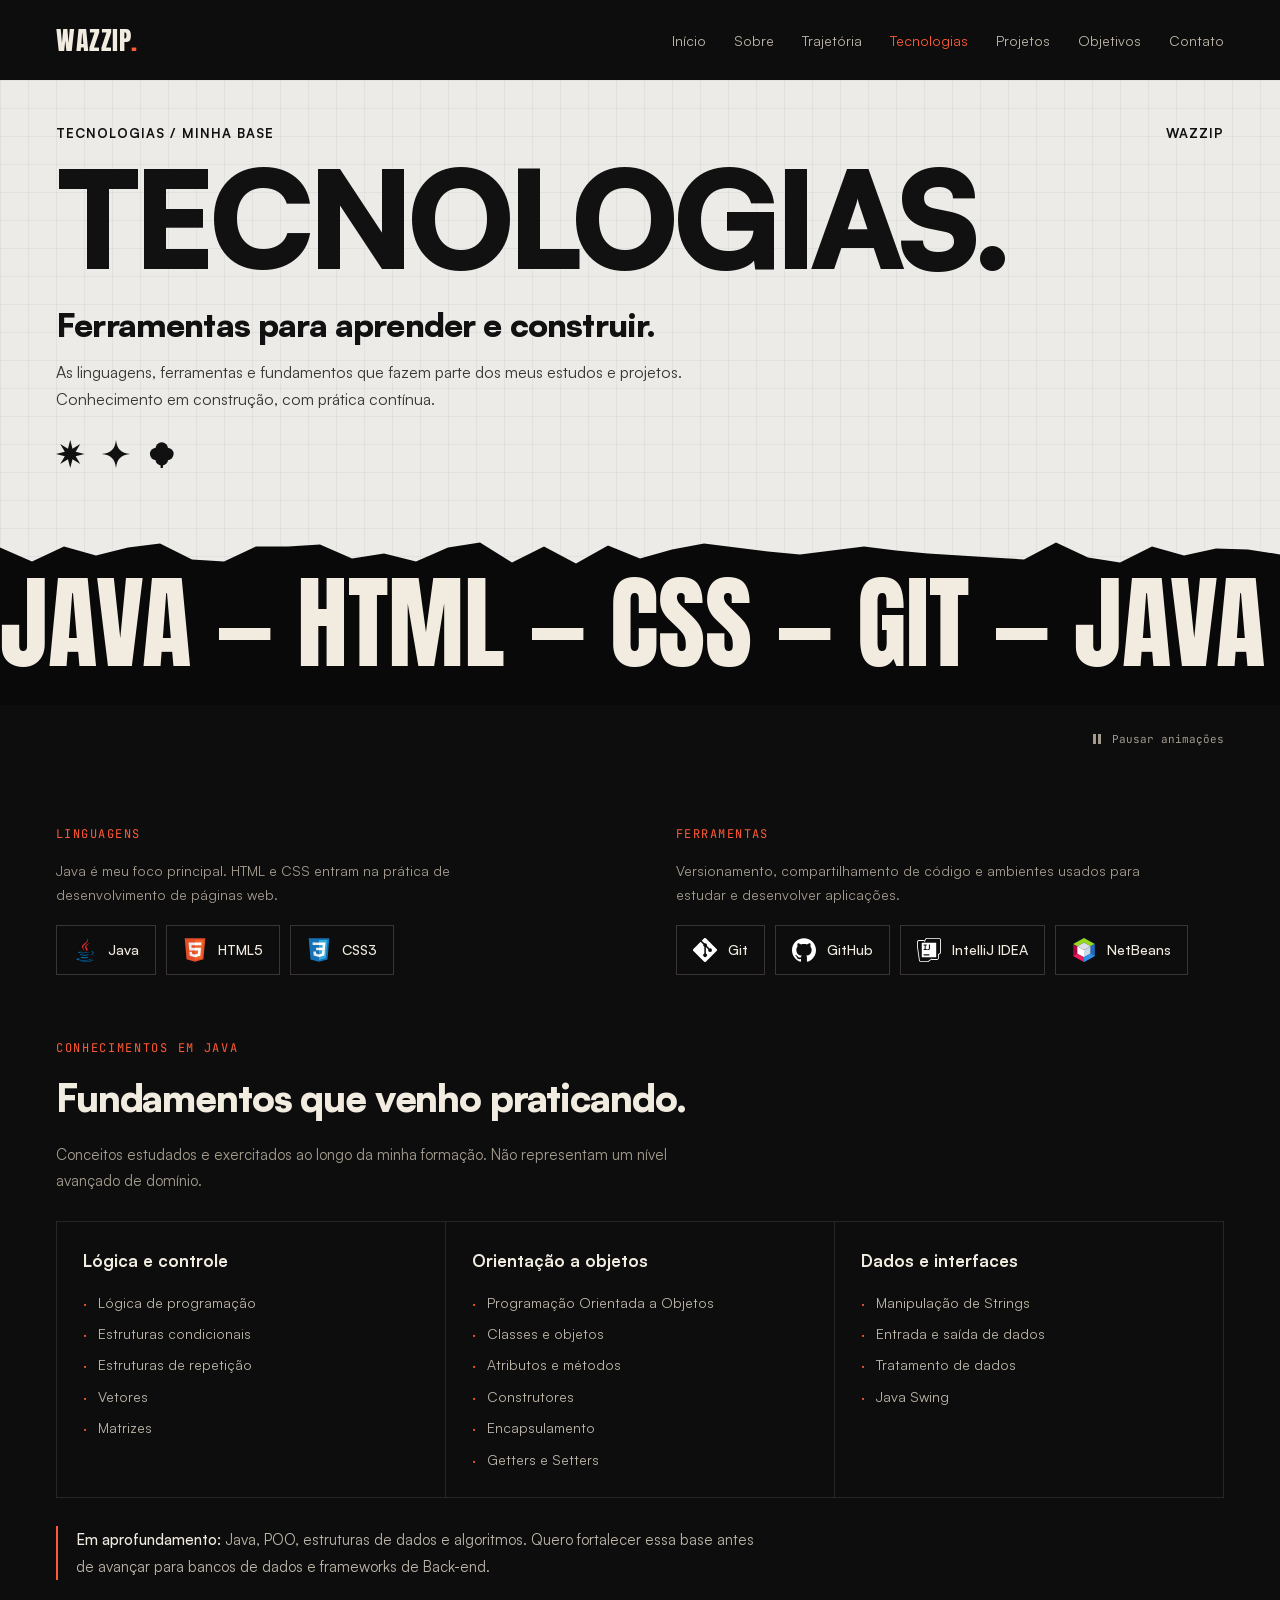
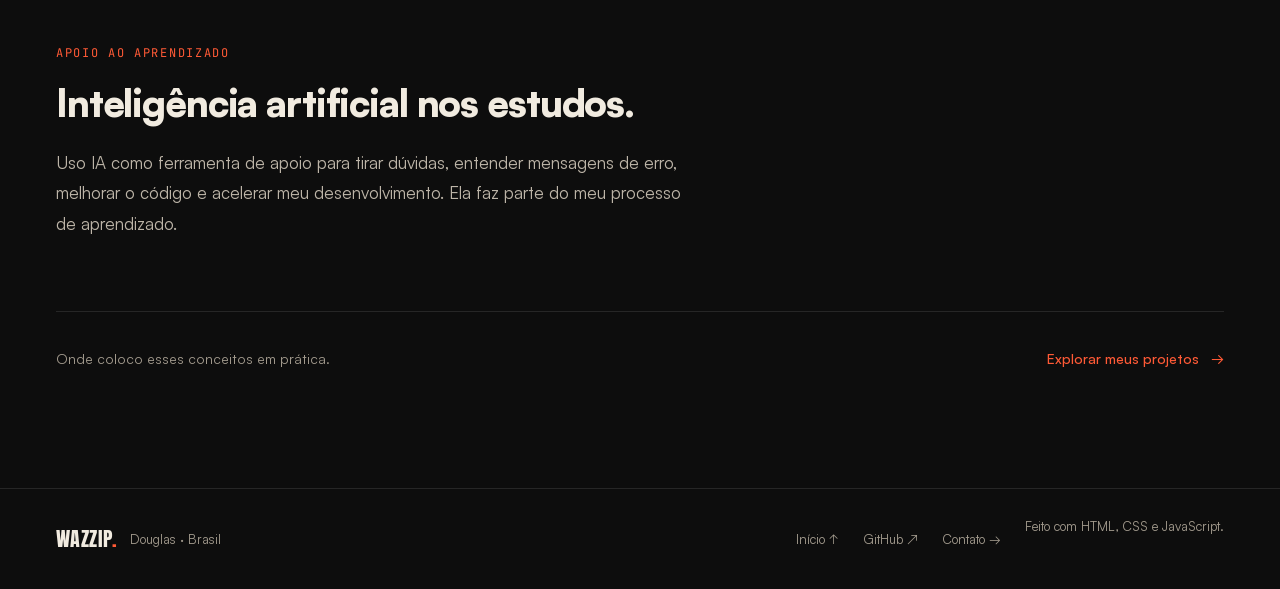
<file: tecnologias.html>
<!DOCTYPE html>
<html lang="pt-BR">
<head>
  <meta charset="UTF-8">
  <meta name="viewport" content="width=device-width, initial-scale=1, viewport-fit=cover">
  <meta name="theme-color" content="#0d0d0d">
  <title>Tecnologias e conhecimentos | Douglas · Wazzip</title>
  <meta name="description" content="Minha base de estudos: Java, HTML5, CSS3, Git, GitHub, IntelliJ IDEA e NetBeans. Fundamentos de Java e POO, com estruturas de dados em aprofundamento.">
  <meta property="og:type" content="website">
  <meta property="og:locale" content="pt_BR">
  <meta property="og:title" content="Tecnologias e conhecimentos | Douglas · Wazzip">
  <meta property="og:description" content="Linguagens, ferramentas e fundamentos que estou praticando nos meus estudos.">
  <meta property="og:image" content="assets/images/compartilhamento.jpg">
  <meta name="twitter:card" content="summary_large_image">
  <link rel="icon" href="assets/icons/favicon.svg" type="image/svg+xml">
  <link rel="preload" href="assets/fonts/satoshi-900.woff2" as="font" type="font/woff2" crossorigin>
  <link rel="stylesheet" href="styles.css">
  <script src="config.js" defer></script><script src="script.js" defer></script>
</head>
<body>
  <a class="skip-link" href="#conteudo">Pular para o conteúdo</a>
  <header class="site-header"><nav class="shell nav" aria-label="Navegação principal">
    <a class="logo" href="index.html" aria-label="Wazzip · Início"><span class="logo-mark">Wazzip<span class="logo-dot">.</span></span></a>
    <button class="menu-toggle" type="button" aria-expanded="false" aria-controls="navigation"><span class="menu-label">Menu</span><span class="menu-icon" aria-hidden="true"></span></button>
    <div class="nav-links" id="navigation"><a href="index.html">Início</a><a href="sobre.html">Sobre</a><a href="trajetoria.html">Trajetória</a><a href="tecnologias.html" aria-current="page">Tecnologias</a><a href="projetos.html">Projetos</a><a href="objetivos.html">Objetivos</a><a href="contato.html">Contato</a></div>
  </nav></header>
  <main id="conteudo" tabindex="-1">
    <header class="poster">
      <div class="poster-paper paper torn-bottom"><div class="shell">
        <div class="hero-caps"><span>TECNOLOGIAS / MINHA BASE</span><span>WAZZIP</span></div>
        <h1 class="poster-title poster-title-long">Tecnologias.</h1>
        <p class="poster-tagline">Ferramentas para aprender e construir.</p>
        <p class="poster-lead">As linguagens, ferramentas e fundamentos que fazem parte dos meus estudos e projetos. Conhecimento em construção, com prática contínua.</p>
        <img class="glyphs poster-glyphs" src="assets/icons/glyphs.svg" width="152" height="36" alt="" aria-hidden="true">
      </div></div>
      <div class="poster-band" aria-hidden="true"><div class="marquee-track"><div class="marquee-half"><span>Java — HTML — CSS — Git — Java — HTML — CSS — Git —</span></div><div class="marquee-half"><span>Java — HTML — CSS — Git — Java — HTML — CSS — Git —</span></div></div></div>
    </header>
    <div class="shell motion-bar"><button class="motion-toggle" type="button" aria-pressed="false" hidden><svg viewBox="0 0 12 12" aria-hidden="true"><path d="M2 1h3v10H2zm5 0h3v10H7z"/></svg><span>Pausar animações</span></button></div>
    <div class="shell page-body">
      <section class="page-section skills-grid" aria-label="Linguagens e ferramentas">
        <div class="reveal">
          <h2 class="group-label">LINGUAGENS</h2><p class="group-note">Java é meu foco principal. HTML e CSS entram na prática de desenvolvimento de páginas web.</p>
          <ul class="technology-list"><li><img src="assets/icons/java.svg" width="24" height="24" alt="">Java</li><li><img src="assets/icons/html5.svg" width="24" height="24" alt="">HTML5</li><li><img src="assets/icons/css3.svg" width="24" height="24" alt="">CSS3</li></ul>
        </div>
        <div class="reveal">
          <h2 class="group-label">FERRAMENTAS</h2><p class="group-note">Versionamento, compartilhamento de código e ambientes usados para estudar e desenvolver aplicações.</p>
          <ul class="technology-list"><li><img class="icon-mono" src="assets/icons/git.svg" width="24" height="24" alt="">Git</li><li><img class="icon-mono" src="assets/icons/github.svg" width="24" height="24" alt="">GitHub</li><li><img class="icon-mono" src="assets/icons/intellij.svg" width="24" height="24" alt="">IntelliJ IDEA</li><li><img src="assets/icons/netbeans.svg" width="24" height="24" alt="">NetBeans</li></ul>
        </div>
      </section>

      <section class="page-section" aria-labelledby="base-java">
        <p class="section-label">CONHECIMENTOS EM JAVA</p>
        <h2 class="section-heading" id="base-java">Fundamentos que venho praticando.</h2>
        <p class="section-note">Conceitos estudados e exercitados ao longo da minha formação. Não representam um nível avançado de domínio.</p>
        <div class="knowledge-grid">
          <article class="knowledge-group reveal"><h3>Lógica e controle</h3><ul class="knowledge-list"><li>Lógica de programação</li><li>Estruturas condicionais</li><li>Estruturas de repetição</li><li>Vetores</li><li>Matrizes</li></ul></article>
          <article class="knowledge-group reveal"><h3>Orientação a objetos</h3><ul class="knowledge-list"><li>Programação Orientada a Objetos</li><li>Classes e objetos</li><li>Atributos e métodos</li><li>Construtores</li><li>Encapsulamento</li><li>Getters e Setters</li></ul></article>
          <article class="knowledge-group reveal"><h3>Dados e interfaces</h3><ul class="knowledge-list"><li>Manipulação de Strings</li><li>Entrada e saída de dados</li><li>Tratamento de dados</li><li>Java Swing</li></ul></article>
        </div>
        <p class="learning-note"><strong>Em aprofundamento:</strong> Java, POO, estruturas de dados e algoritmos. Quero fortalecer essa base antes de avançar para bancos de dados e frameworks de Back-end.</p>
      </section>

      <section class="page-section reveal" aria-labelledby="apoio-ia">
        <p class="section-label">APOIO AO APRENDIZADO</p>
        <h2 class="section-heading" id="apoio-ia">Inteligência artificial nos estudos.</h2>
        <p class="text-block">Uso IA como ferramenta de apoio para tirar dúvidas, entender mensagens de erro, melhorar o código e acelerar meu desenvolvimento. Ela faz parte do meu processo de aprendizado.</p>
      </section>
      <nav class="page-next" aria-label="Continue conhecendo o portfólio"><p>Onde coloco esses conceitos em prática.</p><a class="text-link" href="projetos.html"><span>Explorar meus projetos</span><span aria-hidden="true">→</span></a></nav>
    </div>
  </main>
  <footer class="site-footer"><div class="shell"><div class="footer-signature"><span class="logo-mark">Wazzip<span class="logo-dot">.</span></span><span>Douglas · Brasil</span></div><div class="footer-links"><a href="index.html">Início ↑</a><a href="https://github.com/Wazzip-igmt" target="_blank" rel="noopener noreferrer">GitHub ↗</a><a href="contato.html">Contato →</a><span>Feito com HTML, CSS e JavaScript.</span></div></div></footer>
</body>
</html>
</file>
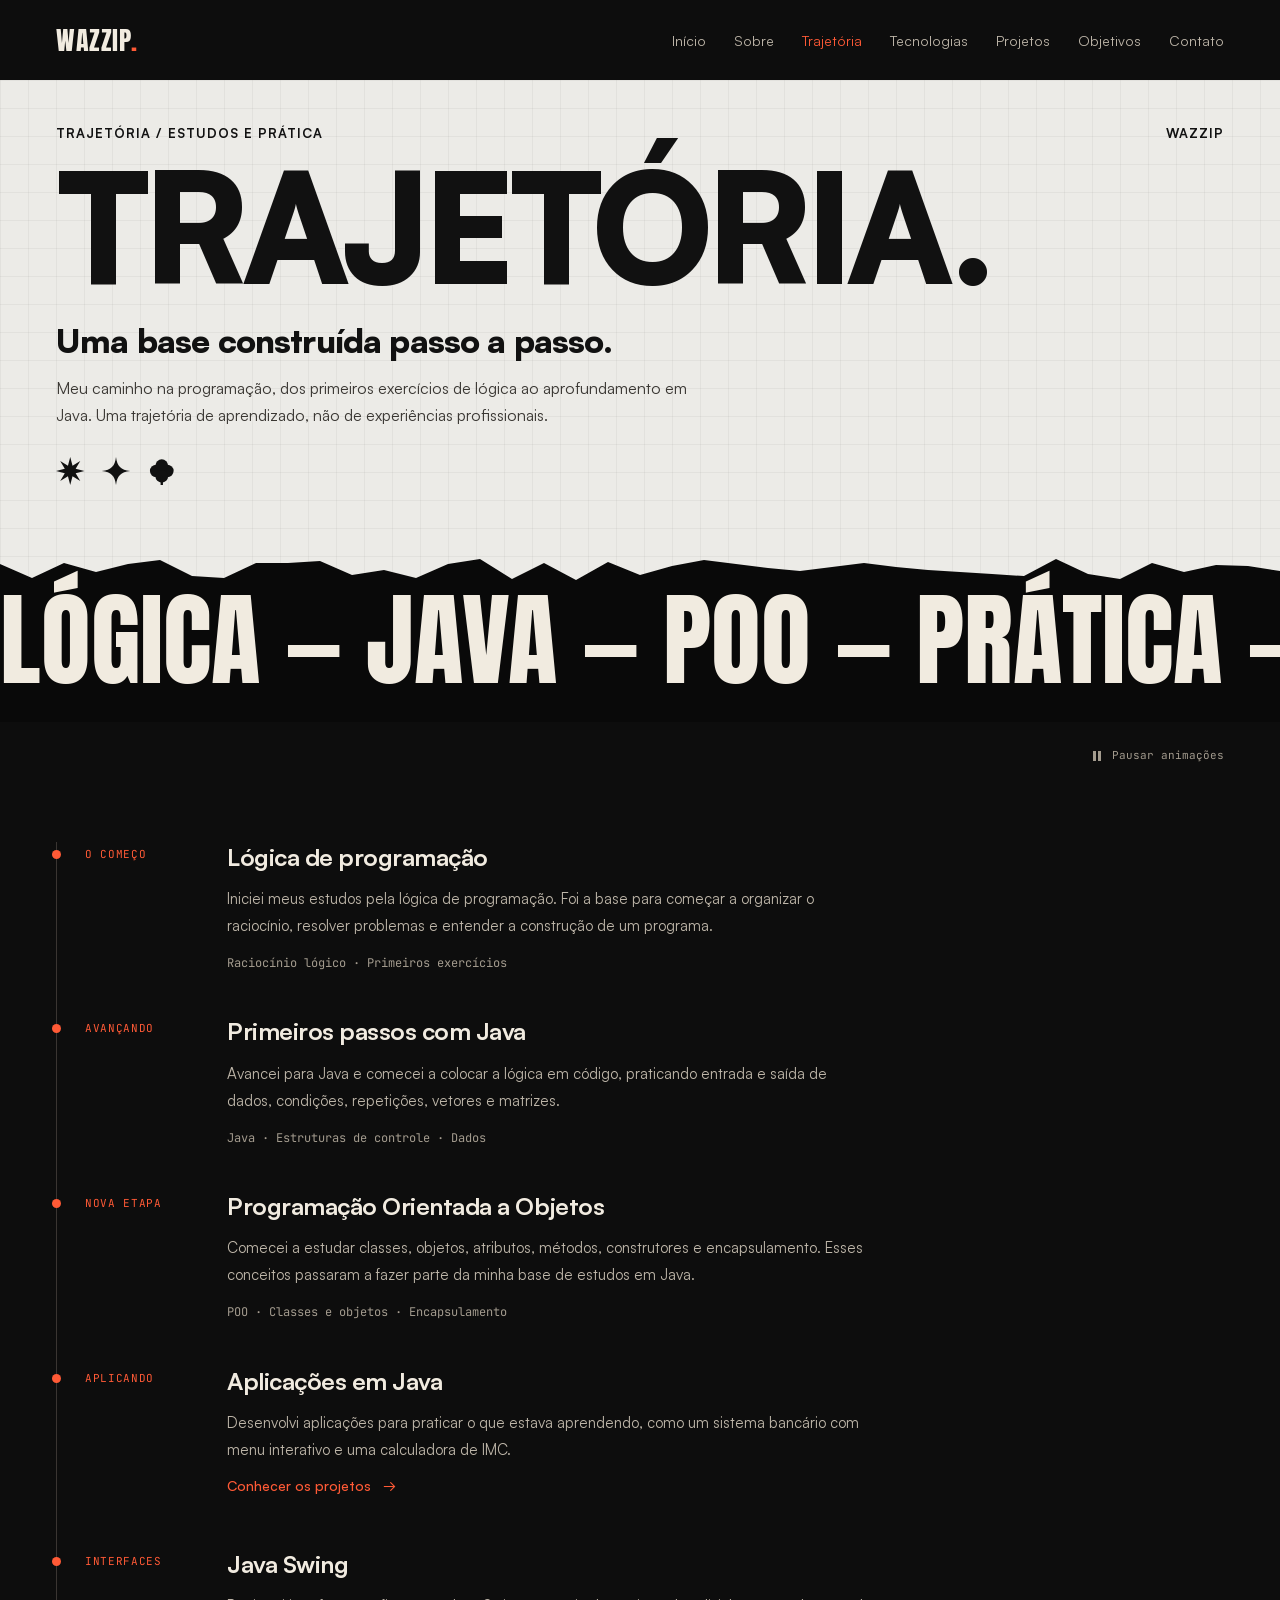
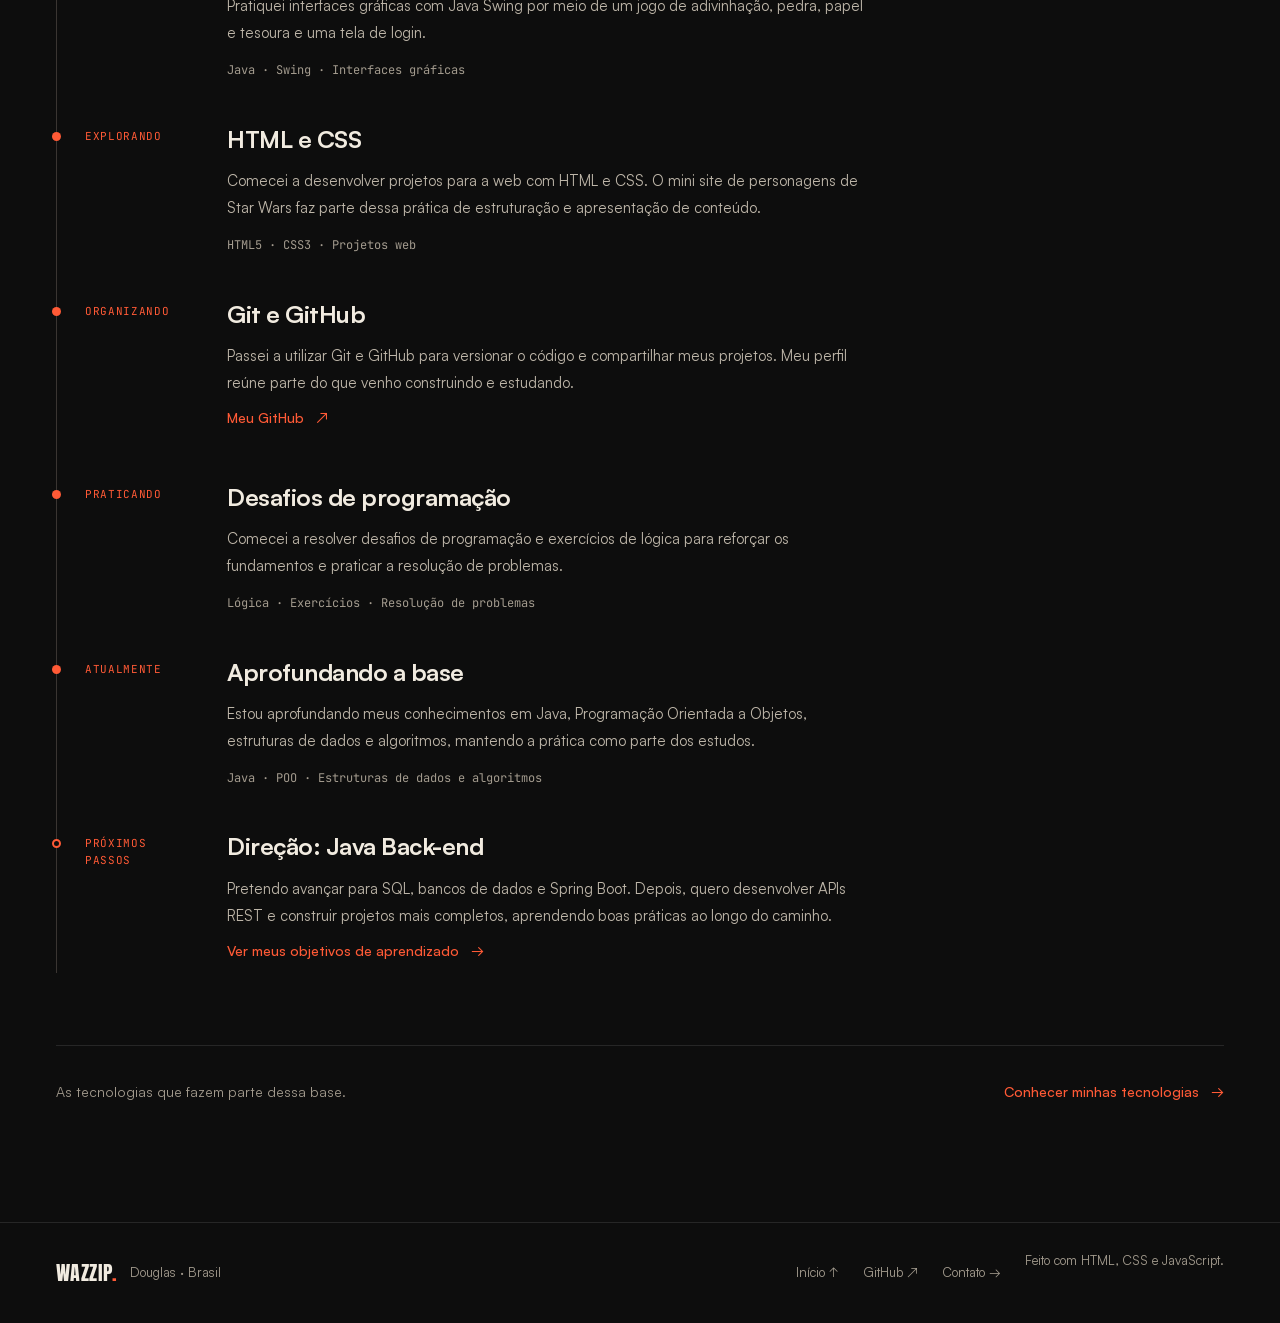
<file: trajetoria.html>
<!DOCTYPE html>
<html lang="pt-BR">
<head>
  <meta charset="UTF-8">
  <meta name="viewport" content="width=device-width, initial-scale=1, viewport-fit=cover">
  <meta name="theme-color" content="#0d0d0d">
  <title>Trajetória de estudos | Douglas · Wazzip</title>
  <meta name="description" content="Minha evolução na programação: lógica, Java, POO, aplicações, Swing, HTML, CSS, Git e GitHub. Estudos atuais e próximos passos, sem datas inventadas.">
  <meta property="og:type" content="website">
  <meta property="og:locale" content="pt_BR">
  <meta property="og:title" content="Trajetória de estudos | Douglas · Wazzip">
  <meta property="og:description" content="Da lógica de programação aos projetos práticos com Java. Minha trajetória como estudante.">
  <meta property="og:image" content="assets/images/compartilhamento.jpg">
  <meta name="twitter:card" content="summary_large_image">
  <link rel="icon" href="assets/icons/favicon.svg" type="image/svg+xml">
  <link rel="preload" href="assets/fonts/satoshi-900.woff2" as="font" type="font/woff2" crossorigin>
  <link rel="stylesheet" href="styles.css">
  <script src="config.js" defer></script><script src="script.js" defer></script>
</head>
<body>
  <a class="skip-link" href="#conteudo">Pular para o conteúdo</a>
  <header class="site-header"><nav class="shell nav" aria-label="Navegação principal">
    <a class="logo" href="index.html" aria-label="Wazzip · Início"><span class="logo-mark">Wazzip<span class="logo-dot">.</span></span></a>
    <button class="menu-toggle" type="button" aria-expanded="false" aria-controls="navigation"><span class="menu-label">Menu</span><span class="menu-icon" aria-hidden="true"></span></button>
    <div class="nav-links" id="navigation"><a href="index.html">Início</a><a href="sobre.html">Sobre</a><a href="trajetoria.html" aria-current="page">Trajetória</a><a href="tecnologias.html">Tecnologias</a><a href="projetos.html">Projetos</a><a href="objetivos.html">Objetivos</a><a href="contato.html">Contato</a></div>
  </nav></header>
  <main id="conteudo" tabindex="-1">
    <header class="poster">
      <div class="poster-paper paper torn-bottom"><div class="shell">
        <div class="hero-caps"><span>TRAJETÓRIA / ESTUDOS E PRÁTICA</span><span>WAZZIP</span></div>
        <h1 class="poster-title">Trajetória.</h1>
        <p class="poster-tagline">Uma base construída passo a passo.</p>
        <p class="poster-lead">Meu caminho na programação, dos primeiros exercícios de lógica ao aprofundamento em Java. Uma trajetória de aprendizado, não de experiências profissionais.</p>
        <img class="glyphs poster-glyphs" src="assets/icons/glyphs.svg" width="152" height="36" alt="" aria-hidden="true">
      </div></div>
      <div class="poster-band" aria-hidden="true"><div class="marquee-track"><div class="marquee-half"><span>Lógica — Java — POO — Prática — Lógica — Java — POO — Prática —</span></div><div class="marquee-half"><span>Lógica — Java — POO — Prática — Lógica — Java — POO — Prática —</span></div></div></div>
    </header>
    <div class="shell motion-bar"><button class="motion-toggle" type="button" aria-pressed="false" hidden><svg viewBox="0 0 12 12" aria-hidden="true"><path d="M2 1h3v10H2zm5 0h3v10H7z"/></svg><span>Pausar animações</span></button></div>
    <div class="shell page-body">
      <ol class="timeline" aria-label="Evolução dos meus estudos">
        <li class="timeline-item reveal"><span class="timeline-tag">O COMEÇO</span><div><h2>Lógica de programação</h2><p>Iniciei meus estudos pela lógica de programação. Foi a base para começar a organizar o raciocínio, resolver problemas e entender a construção de um programa.</p><p class="timeline-stack">Raciocínio lógico · Primeiros exercícios</p></div></li>
        <li class="timeline-item reveal"><span class="timeline-tag">AVANÇANDO</span><div><h2>Primeiros passos com Java</h2><p>Avancei para Java e comecei a colocar a lógica em código, praticando entrada e saída de dados, condições, repetições, vetores e matrizes.</p><p class="timeline-stack">Java · Estruturas de controle · Dados</p></div></li>
        <li class="timeline-item reveal"><span class="timeline-tag">NOVA ETAPA</span><div><h2>Programação Orientada a Objetos</h2><p>Comecei a estudar classes, objetos, atributos, métodos, construtores e encapsulamento. Esses conceitos passaram a fazer parte da minha base de estudos em Java.</p><p class="timeline-stack">POO · Classes e objetos · Encapsulamento</p></div></li>
        <li class="timeline-item reveal"><span class="timeline-tag">APLICANDO</span><div><h2>Aplicações em Java</h2><p>Desenvolvi aplicações para praticar o que estava aprendendo, como um sistema bancário com menu interativo e uma calculadora de IMC.</p><a class="text-link" href="projetos.html#sistema-bancario"><span>Conhecer os projetos</span><span aria-hidden="true">→</span></a></div></li>
        <li class="timeline-item reveal"><span class="timeline-tag">INTERFACES</span><div><h2>Java Swing</h2><p>Pratiquei interfaces gráficas com Java Swing por meio de um jogo de adivinhação, pedra, papel e tesoura e uma tela de login.</p><p class="timeline-stack">Java · Swing · Interfaces gráficas</p></div></li>
        <li class="timeline-item reveal"><span class="timeline-tag">EXPLORANDO</span><div><h2>HTML e CSS</h2><p>Comecei a desenvolver projetos para a web com HTML e CSS. O mini site de personagens de Star Wars faz parte dessa prática de estruturação e apresentação de conteúdo.</p><p class="timeline-stack">HTML5 · CSS3 · Projetos web</p></div></li>
        <li class="timeline-item reveal"><span class="timeline-tag">ORGANIZANDO</span><div><h2>Git e GitHub</h2><p>Passei a utilizar Git e GitHub para versionar o código e compartilhar meus projetos. Meu perfil reúne parte do que venho construindo e estudando.</p><a class="text-link" href="https://github.com/Wazzip-igmt" target="_blank" rel="noopener noreferrer"><span>Meu GitHub</span><span aria-hidden="true">↗</span></a></div></li>
        <li class="timeline-item reveal"><span class="timeline-tag">PRATICANDO</span><div><h2>Desafios de programação</h2><p>Comecei a resolver desafios de programação e exercícios de lógica para reforçar os fundamentos e praticar a resolução de problemas.</p><p class="timeline-stack">Lógica · Exercícios · Resolução de problemas</p></div></li>
        <li class="timeline-item reveal"><span class="timeline-tag">ATUALMENTE</span><div><h2>Aprofundando a base</h2><p>Estou aprofundando meus conhecimentos em Java, Programação Orientada a Objetos, estruturas de dados e algoritmos, mantendo a prática como parte dos estudos.</p><p class="timeline-stack">Java · POO · Estruturas de dados e algoritmos</p></div></li>
        <li class="timeline-item timeline-future reveal"><span class="timeline-tag">PRÓXIMOS PASSOS</span><div><h2>Direção: Java Back-end</h2><p>Pretendo avançar para SQL, bancos de dados e Spring Boot. Depois, quero desenvolver APIs REST e construir projetos mais completos, aprendendo boas práticas ao longo do caminho.</p><a class="text-link" href="objetivos.html"><span>Ver meus objetivos de aprendizado</span><span aria-hidden="true">→</span></a></div></li>
      </ol>
      <nav class="page-next" aria-label="Continue conhecendo o portfólio"><p>As tecnologias que fazem parte dessa base.</p><a class="text-link" href="tecnologias.html"><span>Conhecer minhas tecnologias</span><span aria-hidden="true">→</span></a></nav>
    </div>
  </main>
  <footer class="site-footer"><div class="shell"><div class="footer-signature"><span class="logo-mark">Wazzip<span class="logo-dot">.</span></span><span>Douglas · Brasil</span></div><div class="footer-links"><a href="index.html">Início ↑</a><a href="https://github.com/Wazzip-igmt" target="_blank" rel="noopener noreferrer">GitHub ↗</a><a href="contato.html">Contato →</a><span>Feito com HTML, CSS e JavaScript.</span></div></div></footer>
</body>
</html>
</file>
<file: styles.css>
/* Tipografia da referência, hospedada localmente. */
@font-face{font-family:Satoshi;src:url("assets/fonts/satoshi-400.woff2") format("woff2");font-style:normal;font-weight:400;font-display:swap}
@font-face{font-family:Satoshi;src:url("assets/fonts/satoshi-500.woff2") format("woff2");font-style:normal;font-weight:500;font-display:swap}
@font-face{font-family:Satoshi;src:url("assets/fonts/satoshi-700.woff2") format("woff2");font-style:normal;font-weight:700;font-display:swap}
@font-face{font-family:Satoshi;src:url("assets/fonts/satoshi-900.woff2") format("woff2");font-style:normal;font-weight:900;font-display:swap}
@font-face{font-family:Anton;src:url("assets/fonts/anton-latin.woff2") format("woff2");font-style:normal;font-weight:400;font-display:swap}
@font-face{font-family:"JetBrains Mono";src:url("assets/fonts/jetbrains-mono-latin.woff2") format("woff2");font-style:normal;font-weight:100 800;font-display:swap}

/* 01. Tokens e base */
:root{
  --background:#0d0d0d;
  --foreground:#f1ebe0;
  --muted:#a39b8e;
  --soft:#bdb5a8;
  --line:#262626;
  --line-strong:#3a3532;
  --surface:#131313;
  --paper:#ecebe7;
  --ink:#111;
  --accent:#ff5a36;
  --ok:#46c37b;
  --ease:cubic-bezier(.23,1,.32,1);
  --torn-top:polygon(0 10px,2.5% 4px,5% 12px,7.5% 20px,10% 1px,12.5% 2px,15% 17px,17.5% 3px,20% 11px,22.5% 18px,25% 1px,27.5% 16px,30% 6px,32.5% 1px,35% 2px,37.5% 13px,40% 13px,42.5% 2px,45% 7px,47.5% 2px,50% 17px,52.5% 13px,55% 1px,57.5% 18px,60% 3px,62.5% 7px,65% 20px,67.5% 20px,70% 18px,72.5% 1px,75% 18px,77.5% 18px,80% 12px,82.5% 1px,85% 7px,87.5% 1px,90% 17px,92.5% 4px,95% 9px,97.5% 13px,100% 4px,100% 100%,0 100%);
  --torn-bottom:polygon(0 0,100% 0,100% calc(100% - 10px),97.5% calc(100% - 15px),95% calc(100% - 16px),92.5% calc(100% - 9px),90% calc(100% - 18px),87.5% calc(100% - 2px),85% calc(100% - 7px),82.5% calc(100% - 22px),80% calc(100% - 5px),77.5% calc(100% - 7px),75% calc(100% - 9px),72.5% calc(100% - 11px),70% calc(100% - 14px),67.5% calc(100% - 18px),65% calc(100% - 14px),62.5% calc(100% - 10px),60% calc(100% - 13px),57.5% calc(100% - 17px),55% calc(100% - 21px),52.5% calc(100% - 15px),50% calc(100% - 6px),47.5% calc(100% - 19px),45% calc(100% - 1px),42.5% calc(100% - 18px),40% calc(100% - 2px),37.5% calc(100% - 22px),35% calc(100% - 17px),32.5% calc(100% - 3px),30% calc(100% - 11px),27.5% calc(100% - 6px),25% calc(100% - 20px),22.5% calc(100% - 18px),20% calc(100% - 18px),17.5% calc(100% - 3px),15% calc(100% - 5px),12.5% calc(100% - 21px),10% calc(100% - 17px),7.5% calc(100% - 9px),5% calc(100% - 18px),2.5% calc(100% - 3px),0 calc(100% - 17px));
  color-scheme:dark;
}
*,*::before,*::after{box-sizing:border-box}
*{margin:0;padding:0}
html{scroll-behavior:smooth;scrollbar-width:thin;scrollbar-color:var(--accent) var(--background);-webkit-tap-highlight-color:transparent;-webkit-text-size-adjust:100%}
body{background:var(--background);color:var(--foreground);font-family:Satoshi,sans-serif;font-size:16px;line-height:1.5}
::selection{background:var(--accent);color:var(--ink)}
a{color:inherit;text-decoration:none}
ul,ol{list-style:none}
img{display:block;max-width:100%;height:auto}
button,input,textarea{font:inherit}
button,a{touch-action:manipulation}
button{cursor:pointer;color:inherit}
button,.btn{user-select:none;-webkit-user-select:none}
button:disabled{cursor:not-allowed}
:focus-visible{outline:2px solid var(--accent);outline-offset:6px}
[hidden]{display:none!important}
.shell{width:100%;max-width:1440px;margin-inline:auto;padding-inline:56px}
.mono{font-family:"JetBrains Mono",monospace}
.sr-only{position:absolute;width:1px;height:1px;margin:-1px;overflow:hidden;clip-path:inset(50%);white-space:nowrap}
.skip-link{position:fixed;top:12px;left:16px;padding:12px 18px;background:var(--foreground);color:var(--ink);z-index:40;transform:translateY(-160%)}
.skip-link:focus{transform:none}
.paper{background-color:var(--paper);background-image:url("assets/images/grid.svg");color:var(--ink);color-scheme:light}
.torn-top{clip-path:var(--torn-top)}
.torn-bottom{clip-path:var(--torn-bottom)}
.glyphs{width:152px;height:36px;flex:none}
.glyphs-light{filter:invert(96%) sepia(8%) saturate(471%) hue-rotate(343deg) brightness(100%)}
.section-label{font-family:"JetBrains Mono",monospace;font-size:12px;letter-spacing:.14em;color:var(--accent);margin-bottom:18px}
.text-block{color:var(--soft);font-size:17px;line-height:1.8;max-width:680px;margin-bottom:18px;text-wrap:pretty}
.link-quiet{font-size:14px;color:var(--muted);display:inline-flex;align-items:center;gap:14px;min-height:44px;transition:color 200ms ease}
.text-link{display:inline-flex;align-items:center;gap:12px;min-height:44px;color:var(--accent);font-size:14px;font-weight:500}
.text-link span:last-child{transition:transform 200ms var(--ease)}
.divider{height:1px;background:var(--line);margin-block:48px}

/* 02. Navegação e rodapé */
.site-header{position:relative;z-index:20;background:var(--background)}
.nav{min-height:80px;display:flex;align-items:center;justify-content:space-between;gap:24px;padding-top:env(safe-area-inset-top,0px)}
.logo{display:inline-flex;align-items:center;min-height:44px;flex:none}
.logo-mark{font-family:Anton,sans-serif;font-size:26px;letter-spacing:.02em;line-height:1;text-transform:uppercase;transition:transform 200ms var(--ease)}
.logo-dot{color:var(--accent)}
.nav-links{display:flex;align-items:center;gap:28px;font-size:14px;color:var(--soft)}
.nav-links a{display:inline-flex;align-items:center;min-height:44px;transition:color 200ms ease}
.nav-links a[aria-current="page"]{color:var(--accent)}
.menu-toggle{display:none;align-items:center;justify-content:center;gap:10px;min-height:44px;padding:8px 12px;border:1px solid var(--line-strong);background:transparent;font-size:13px}
.menu-icon{display:grid;gap:5px;width:17px}
.menu-icon::before,.menu-icon::after{content:"";height:1px;width:17px;background:currentColor}
.site-footer{margin-top:96px;border-top:1px solid var(--line);padding:28px 0 calc(28px + env(safe-area-inset-bottom,0px));font-size:13px;color:var(--muted)}
.site-footer .shell{display:flex;align-items:center;justify-content:space-between;gap:16px;flex-wrap:wrap}
.footer-signature{display:flex;align-items:center;gap:12px}
.footer-signature .logo-mark{font-size:20px;color:var(--foreground)}
.footer-links{display:flex;gap:24px;flex-wrap:wrap}
.footer-links a{min-height:44px;display:inline-flex;align-items:center}

/* 03. Botões e estados */
.btn{display:inline-flex;align-items:center;justify-content:center;gap:18px;min-height:48px;padding:13px 24px;font-size:14px;font-weight:500;border:1px solid transparent;transition:transform 160ms var(--ease),background-color 200ms ease,color 200ms ease,border-color 200ms ease}
.btn-ink{background:var(--ink);color:var(--paper)}
.btn-solid{background:var(--foreground);color:var(--background)}
.btn-line{border-color:var(--line-strong);background:transparent;color:var(--foreground)}
.btn-paper-line{border-color:#b3afa7;background:transparent;color:var(--ink)}
.btn:active,.menu-toggle:active,.motion-toggle:active{transform:scale(.98)}
.actions{display:flex;align-items:center;flex-wrap:wrap;gap:12px}

/* 04. Hero em cartaz: as mesmas camadas da referência. */
.hero{position:relative;overflow:hidden;isolation:isolate}
.hero-paper-top{position:relative;z-index:2;padding:40px 0 115px}
.hero-caps{display:flex;align-items:center;justify-content:space-between;gap:20px;font-size:13px;font-weight:700;letter-spacing:.08em}
.hero-title{margin-top:8px;font-weight:900;font-size:clamp(80px,17vw,238px);letter-spacing:-.045em;line-height:.94;text-transform:uppercase;white-space:nowrap}
.hero-glyphs{margin:24px auto 0}
.hero-band{position:relative;margin-top:-68px;height:260px;background:#090909}
.parallax-word{position:absolute;inset:0;overflow:hidden}
.marquee{position:absolute;inset-inline:0;white-space:nowrap;font-family:Anton,sans-serif;font-size:clamp(110px,17vw,250px);line-height:1.05;text-transform:uppercase;user-select:none;pointer-events:none}
.marquee-solid{top:1%;color:var(--foreground)}
.marquee-outline{top:65%;font-size:clamp(60px,8vw,120px);color:transparent;-webkit-text-stroke:1.5px var(--foreground)}
.marquee-track{display:flex;width:max-content;animation:marquee-left 40s linear infinite}
.marquee-half{display:flex;flex:none}
.marquee-half span{padding-right:.5em}
.marquee-outline .marquee-track{animation-name:marquee-right;animation-duration:46s}
.hero-photo{position:absolute;z-index:3;width:340px;max-width:72vw;aspect-ratio:1;left:50%;bottom:12px;margin-left:-170px;animation:photo-in 800ms var(--ease) both}
.portrait-frame{padding:7px;background:transparent;clip-path:polygon(3% 0,100% 3%,98% 100%,0 97%);transform:rotate(-3deg)}
.portrait-frame img{width:100%;aspect-ratio:1;object-fit:cover;object-position:50% 50%;filter:drop-shadow(0 0 4px white) blur(0px);mask-image:radial-gradient(circle, black 60%, transparent 95%);-webkit-mask-image:radial-gradient(circle, black 60%, transparent 95%)}
.band-glyphs{position:absolute;right:6%;top:49%;width:152px;transform:translateY(-50%)}
.hero-paper-bottom{position:relative;z-index:4;margin-top:-28px;padding:54px 0 52px}
.hero-foot-row{display:grid;grid-template-columns:minmax(0,1.1fr) minmax(0,1fr);gap:48px;align-items:center}
.hero-role{font-size:clamp(27px,2.75vw,39px);font-weight:900;line-height:1.1;letter-spacing:-.025em;text-transform:uppercase;text-wrap:balance}
.hero-role .role-intro{display:block;font-size:clamp(17px,1.7vw,23px);margin-bottom:9px;line-height:1.3}
.hero-tech{margin-top:13px;color:#55524d;font-size:14px}
.hero-intro{color:#3a3733;font-size:15px;line-height:1.7;max-width:540px;text-wrap:pretty}
.hero-actions{margin-top:22px;gap:10px}
.hero-actions .btn{padding-inline:18px;font-size:13px}
.hero-actions .text-link{color:var(--ink);padding-inline:6px}

/* 05. Processo de estudos, seção Olá e lista de projetos. */
.pipeline{padding:44px 0 50px}
.pipeline-flow{display:grid;grid-template-columns:repeat(4,minmax(0,1fr));gap:36px;position:relative}
.stage{position:relative;display:flex;align-items:center;gap:12px;padding:15px 20px;border:1px solid var(--line-strong);background:#121212;font-weight:700;font-size:15px}
.stage:not(:last-child)::after{content:"";position:absolute;left:100%;width:37px;height:1px;background:var(--accent);transform-origin:left}
.stage-marker{color:var(--accent);font-family:"JetBrains Mono",monospace;font-size:12px}
.stage-current{border-color:#346545;background:#101a14}
.stage-current .stage-marker{width:8px;height:8px;border-radius:50%;background:var(--ok)}
.hello{position:relative;padding:100px 0 104px;clip-path:var(--torn-top)}
.hello-head{max-width:680px;margin:0 auto 64px;text-align:center}
.hello-title{font-size:clamp(56px,7vw,96px);font-weight:900;line-height:.95;letter-spacing:-.04em;text-transform:uppercase}
.hello-text{margin:22px auto 0;font-size:16px;line-height:1.8;color:#3a3733;max-width:590px;text-wrap:pretty}
.hello-quote{margin-top:24px;font-size:14px;font-weight:500;color:#55524d}
.hello-grid{display:grid;grid-template-columns:1.1fr 1fr 1fr;gap:56px;padding-top:36px;border-top:1px solid #11111124}
.hello-label{margin-bottom:20px;font-size:24px;font-weight:900;letter-spacing:-.01em;text-transform:uppercase}
.skill-tiles{display:grid;grid-template-columns:repeat(3,72px);gap:14px}
.skill-tiles li{width:72px;min-height:82px;display:flex;flex-direction:column;align-items:center;justify-content:center;gap:7px;border-radius:17px;background:var(--ink);color:var(--paper);font-size:10px;transition:transform 200ms var(--ease),background-color 200ms ease}
.skill-tiles img{width:30px;height:30px;object-fit:contain}
.icon-mono{filter:invert(1)}
.hello-list{display:flex;flex-direction:column;gap:22px;font-size:14px;color:#55524d}
.hello-list strong{display:block;font-size:16px;color:var(--ink);margin-bottom:3px}
.hello-list p{line-height:1.65}
.hello-grid .text-link{margin-top:12px;color:var(--ink)}
.block{padding:88px 0 20px}
.block-head{display:flex;align-items:baseline;justify-content:space-between;gap:20px}
.block-title{font-size:clamp(32px,3.4vw,44px);font-weight:900;letter-spacing:-.03em}
.rows{margin-top:32px;border-top:1px solid var(--line)}
.project-summary{display:grid;grid-template-columns:34px 148px minmax(0,1fr) 140px 24px;align-items:center;gap:24px;padding:26px 0;border-bottom:1px solid var(--line)}
.row-index{font-family:"JetBrains Mono",monospace;font-size:12px;color:var(--accent)}
.row-preview{width:148px;aspect-ratio:5/3;object-fit:cover;background:var(--surface);transition:transform 200ms var(--ease)}
.row-name{font-weight:700;font-size:24px;letter-spacing:-.02em;line-height:1.2;transition:color 200ms ease}
.row-desc{margin-top:7px;max-width:500px;font-size:14px;line-height:1.6;color:var(--muted)}
.row-tags{font-family:"JetBrains Mono",monospace;font-size:11px;color:var(--soft)}
.row-go{font-size:23px;transition:transform 200ms var(--ease),color 200ms ease}
.home-note{margin-top:24px;font-size:13px;color:var(--muted)}

/* 06. Cartazes das páginas internas. */
.poster{overflow:hidden}
.poster-paper{position:relative;z-index:2;padding:44px 0 96px}
.poster-title{margin-top:10px;font-size:clamp(64px,12vw,180px);font-weight:900;letter-spacing:-.05em;line-height:.93;text-transform:uppercase}
.poster-title-long{font-size:clamp(48px,10.6vw,158px)}
.poster-tagline{margin-top:25px;font-weight:900;font-size:clamp(23px,2.6vw,36px);letter-spacing:-.025em;line-height:1.2;text-wrap:balance}
.poster-lead{margin-top:14px;max-width:650px;font-size:16px;line-height:1.7;color:#3a3733;text-wrap:pretty}
.poster-glyphs{margin-top:27px;width:120px;height:auto}
.poster-band{margin-top:-58px;padding:62px 0 26px;overflow:hidden;background:#090909;color:var(--foreground);font-family:Anton,sans-serif;font-size:clamp(48px,8vw,110px);line-height:1.08;text-transform:uppercase;white-space:nowrap}
.poster-band .marquee-track{animation-duration:36s}
.page-body{padding-top:64px;padding-bottom:12px}
.page-section+.page-section{margin-top:64px}
.section-heading{font-size:clamp(26px,3vw,38px);font-weight:900;letter-spacing:-.03em;line-height:1.2;margin-bottom:22px}
.section-note{font-size:15px;color:var(--muted);max-width:640px;line-height:1.7;margin-bottom:28px}
.page-next{display:flex;align-items:center;justify-content:space-between;gap:24px;margin-top:72px;border-top:1px solid var(--line);padding-top:24px}
.page-next p{font-size:14px;color:var(--muted)}
.motion-bar{display:flex;align-items:center;justify-content:flex-end;padding-top:12px}
.motion-toggle{display:inline-flex;align-items:center;gap:9px;padding:8px 0 8px 14px;min-height:44px;border:0;background:transparent;color:var(--muted);font-family:"JetBrains Mono",monospace;font-size:11px;transition:color 200ms ease,transform 160ms var(--ease)}
.motion-toggle svg{width:12px;height:12px;fill:currentColor}

/* 07. Sobre e trajetória */
.about-layout{display:grid;grid-template-columns:minmax(0,1.55fr) minmax(0,1fr);gap:88px;align-items:start}
.profile-facts{border-top:1px solid var(--line)}
.profile-facts div{padding:18px 0;border-bottom:1px solid var(--line)}
.profile-facts dt{font-family:"JetBrains Mono",monospace;font-size:11px;letter-spacing:.1em;color:var(--accent);margin-bottom:7px}
.profile-facts dd{font-size:16px;font-weight:500}
.about-grid{display:grid;grid-template-columns:1fr 1fr;border-top:1px solid var(--line);border-left:1px solid var(--line)}
.about-card{padding:28px 30px;border-right:1px solid var(--line);border-bottom:1px solid var(--line)}
.about-number{display:block;color:var(--accent);font-family:"JetBrains Mono",monospace;font-size:12px;margin-bottom:14px}
.about-card h3{font-size:19px;font-weight:700;margin-bottom:9px}
.about-card p{color:var(--muted);font-size:15px;line-height:1.7;max-width:500px}
.about-feature{border-left:2px solid var(--accent);padding:8px 0 8px 24px;max-width:760px}
.about-feature p{color:var(--soft);font-size:16px;line-height:1.8}
.timeline{max-width:920px}
.timeline-item{position:relative;display:grid;grid-template-columns:112px minmax(0,1fr);gap:30px;padding:0 0 42px 28px;border-left:1px solid var(--line-strong)}
.timeline-item:last-child{padding-bottom:0}
.timeline-item::before{content:"";position:absolute;top:8px;left:-5px;width:9px;height:9px;border-radius:50%;background:var(--accent)}
.timeline-tag{padding-top:4px;color:var(--accent);font-family:"JetBrains Mono",monospace;font-size:11px;letter-spacing:.06em}
.timeline-item h2{font-size:24px;letter-spacing:-.02em;line-height:1.3;margin-bottom:12px}
.timeline-item p{color:var(--soft);font-size:15px;line-height:1.8;max-width:640px}
.timeline-stack{margin-top:14px;color:var(--muted)!important;font-family:"JetBrains Mono",monospace;font-size:12px!important}
.timeline-future::before{background:var(--background);border:2px solid var(--accent)}

/* 08. Tecnologias */
.skills-grid{display:grid;grid-template-columns:1fr 1fr;gap:48px 72px}
.group-label{font-family:"JetBrains Mono",monospace;font-size:12px;font-weight:400;letter-spacing:.12em;color:var(--accent);margin-bottom:16px}
.group-note{margin-bottom:18px;max-width:490px;font-size:14px;color:var(--muted);line-height:1.7}
.technology-list{display:flex;flex-wrap:wrap;gap:10px}
.technology-list li{display:inline-flex;align-items:center;gap:11px;padding:12px 16px;border:1px solid var(--line-strong);font-size:14px;font-weight:500;transition:border-color 200ms ease,color 200ms ease}
.technology-list img{width:24px;height:24px;object-fit:contain}
.knowledge-grid{display:grid;grid-template-columns:repeat(3,minmax(0,1fr));border-top:1px solid var(--line);border-left:1px solid var(--line)}
.knowledge-group{padding:26px;border-bottom:1px solid var(--line);border-right:1px solid var(--line)}
.knowledge-group h3{font-size:17px;margin-bottom:18px}
.knowledge-list{display:grid;gap:9px;color:var(--soft);font-size:14px;line-height:1.6}
.knowledge-list li{position:relative;padding-left:15px}
.knowledge-list li::before{content:"·";position:absolute;left:0;color:var(--accent)}
.learning-note{margin-top:28px;padding-left:18px;border-left:2px solid var(--accent);font-size:15px;line-height:1.8;color:var(--soft);max-width:700px}
.learning-note strong{color:var(--foreground);font-weight:500}

/* 09. Cards de projeto: prévia e lista editorial, sem decoração extra. */
.project-list{border-top:1px solid var(--line)}
.project-card{display:grid;grid-template-columns:minmax(0,1fr) minmax(0,1fr);gap:48px;padding:40px 0;border-bottom:1px solid var(--line);align-items:start}
.project-figure{background:var(--surface)}
.project-figure img{width:100%;aspect-ratio:5/3;object-fit:cover}
.project-figure figcaption{padding:10px 0;background:var(--background);font-size:11px;color:var(--muted);font-family:"JetBrains Mono",monospace;line-height:1.6}
.project-meta{display:flex;align-items:center;gap:14px;margin-bottom:14px;font-family:"JetBrains Mono",monospace;font-size:11px;color:var(--muted)}
.project-meta .row-index{font-size:12px}
.project-card h2{font-size:clamp(25px,2.8vw,37px);font-weight:900;letter-spacing:-.03em;line-height:1.12;margin-bottom:16px}
.project-description{font-size:15px;line-height:1.75;color:var(--soft);max-width:540px}
.project-features{margin-top:18px;display:flex;flex-wrap:wrap;gap:8px 20px;font-size:13px;color:var(--muted);line-height:1.6}
.project-features li::before{content:"·";color:var(--accent);margin-right:7px}
.project-technologies{display:flex;flex-wrap:wrap;gap:9px;margin-top:22px}
.project-technologies li{font-size:11px;font-family:"JetBrains Mono",monospace;border:1px solid var(--line-strong);padding:5px 10px;color:var(--soft)}
.project-links{display:flex;gap:24px;align-items:center;flex-wrap:wrap;margin-top:16px}
.pending-link{font-family:"JetBrains Mono",monospace;font-size:11px;color:var(--muted);display:inline-flex;gap:9px;align-items:center;min-height:44px}
.pending-link::before{content:"";width:6px;height:6px;border:1px solid var(--muted);border-radius:50%;flex:none}

/* 10. Objetivos */
.goals-intro{display:grid;grid-template-columns:1fr 1fr;gap:80px;align-items:start;margin-bottom:44px}
.goals-intro .section-heading{max-width:450px}
.goal-list{border-top:1px solid var(--line)}
.goal-item{display:grid;grid-template-columns:50px minmax(0,1fr) minmax(0,1fr) 120px;gap:28px;align-items:start;padding:28px 0;border-bottom:1px solid var(--line)}
.goal-item h3{font-size:21px;letter-spacing:-.02em;line-height:1.3}
.goal-item p{font-size:14px;line-height:1.8;color:var(--soft)}
.goal-status{font-family:"JetBrains Mono",monospace;font-size:10px;color:var(--accent);padding-top:5px;letter-spacing:.05em}

/* 11. Contato: bloco de papel da referência, sem simular envio. */
.contact-layout{display:grid;grid-template-columns:minmax(0,1.05fr) minmax(0,.95fr);gap:72px;align-items:start}
.contact-available{display:inline-flex;align-items:center;gap:10px;padding:8px 13px;border:1px solid var(--line-strong);font-family:"JetBrains Mono",monospace;font-size:11px;letter-spacing:.06em;color:var(--soft)}
.contact-dot{width:7px;height:7px;background:var(--ok);border-radius:50%;flex:none}
.contact-headline{margin-top:26px;font-size:clamp(34px,4.3vw,58px);font-weight:900;letter-spacing:-.035em;line-height:1.02;text-wrap:balance}
.contact-description{margin-top:22px;font-size:16px;line-height:1.8;color:var(--soft);max-width:470px}
.channels{margin-top:32px;border-top:1px solid var(--line)}
.channel{display:grid;grid-template-columns:28px 24px minmax(0,1fr) auto 20px;align-items:center;gap:13px;padding:22px 0;border-bottom:1px solid var(--line);transition:background-color 200ms ease}
.channel-index{font-family:"JetBrains Mono",monospace;font-size:11px;color:var(--accent)}
.channel-icon{width:20px;height:20px;filter:invert(1);opacity:.85}
.channel-name{font-size:20px;font-weight:900;letter-spacing:-.01em;text-transform:uppercase}
.channel-handle{font-family:"JetBrains Mono",monospace;font-size:11px;color:var(--soft)}
.channel-go{font-size:19px;transition:transform 200ms var(--ease),color 200ms ease}
.channel-pending .channel-name{color:var(--muted)}
.channel-pending .channel-handle{font-size:10px;color:var(--muted)}
.contact-paper{padding:56px 38px 52px;clip-path:var(--torn-top)}
.contact-paper-title{margin-bottom:24px;color:#55524d;font-size:11px;font-family:"JetBrains Mono",monospace;letter-spacing:.1em}
.contact-paper h2{font-size:clamp(30px,3vw,42px);font-weight:900;letter-spacing:-.035em;line-height:1.1}
.contact-paper p:not(.contact-paper-title){margin-top:22px;font-size:16px;line-height:1.8;color:#3a3733}
.contact-paper .btn{margin-top:28px}
.contact-paper .paper-footnote{font-size:12px!important;color:#625c52!important}
.contact-location{font-family:"JetBrains Mono",monospace;font-size:12px;color:var(--muted);margin-top:26px}

/* 12. Movimento progressivo: conteúdo acessível mesmo sem JavaScript. */
@keyframes marquee-left{from{transform:translateX(0)}to{transform:translateX(-50%)}}
@keyframes marquee-right{from{transform:translateX(-50%)}to{transform:translateX(0)}}
@keyframes photo-in{from{opacity:0;transform:translateY(16px)}to{opacity:1;transform:none}}
.reveal{opacity:1;transform:none}
.reveal[data-pending]{opacity:0;transform:translateY(16px);transition:opacity 600ms var(--ease),transform 600ms var(--ease)}
.reveal[data-pending].is-visible{opacity:1;transform:none}
.reveal:focus-within{opacity:1;transform:none}
.motion-paused .marquee-track{animation-play-state:paused}
.motion-paused .hero-photo{animation:none}
.motion-paused .reveal{opacity:1;transform:none;transition:none}

/* Interações de mouse não persistem depois de um toque. */
@media (hover:hover) and (pointer:fine){
  .logo:hover .logo-mark{transform:translateY(-2px)}
  .nav-links a:hover,.link-quiet:hover,.footer-links a:hover,.motion-toggle:hover{color:var(--accent)}
  .btn:hover{transform:translateY(-2px)}
  .btn-ink:hover,.btn-solid:hover{background:var(--accent);color:var(--ink)}
  .btn-line:hover{border-color:var(--accent);color:var(--accent)}
  .btn-paper-line:hover{border-color:var(--ink);background:var(--paper)}
  .text-link:hover span:last-child{transform:translateX(4px)}
  .skill-tiles li:hover{background:#282523;transform:translateY(-4px) rotate(-3deg)}
  .project-summary:hover .row-name{color:var(--accent)}
  .project-summary:hover .row-preview{transform:translateY(-3px)}
  .project-summary:hover .row-go,.channel:not(.channel-pending):hover .channel-go{transform:translateX(4px);color:var(--accent)}
  .technology-list li:hover{border-color:var(--accent)}
  a.channel:hover{background:var(--surface)}
}

/* O cartaz continua inteiro e os botões ficam visíveis em notebooks. */
@media (min-width:851px) and (max-height:850px){
  .hero-paper-top{padding:26px 0 76px}
  .hero-title{font-size:clamp(120px,13vw,182px)}
  .hero-glyphs{width:120px;height:auto;margin-top:18px}
  .hero-band{height:188px;margin-top:-52px}
  .hero-photo{width:280px;margin-left:-140px;bottom:8px}
  .hero-paper-bottom{padding:42px 0 36px}
  .hero-role{font-size:clamp(27px,2.5vw,35px)}
  .hero-role .role-intro{font-size:18px}
  .hero-intro{font-size:14px;line-height:1.65}
  .hero-actions{margin-top:16px}
  .marquee-solid{font-size:clamp(110px,13vw,180px)}
  .marquee-outline{font-size:clamp(60px,6vw,84px)}
}

/* 13. Tablets */
@media (max-width:1100px){
  .shell{padding-inline:32px}
  .nav-links{gap:20px;font-size:13px}
  .hero-foot-row{gap:32px}
  .hero-actions{gap:8px}
  .hero-actions .btn{padding-inline:14px;font-size:12px}
  .hero-actions .text-link{font-size:12px}
  .hello-grid{gap:32px}
  .about-layout{gap:44px}
  .contact-layout{gap:40px}
  .channel-handle{display:none}
  .channel{grid-template-columns:24px 22px minmax(0,1fr) 20px}
}
@media (max-width:850px){
  .shell{padding-inline:24px}
  .js .menu-toggle{display:inline-flex}
  .nav{flex-wrap:wrap;padding-block:16px;min-height:76px}
  .nav-links{width:100%;gap:6px 24px;justify-content:flex-start;flex-wrap:wrap;padding-bottom:6px}
  .js .nav-links{display:none;padding:12px 0 8px;border-top:1px solid var(--line)}
  .js .nav-links.is-open{display:flex}
  .hero-paper-top{padding-top:32px;padding-bottom:96px}
  .hero-title{font-size:17vw}
  .hero-band{height:238px}
  .hero-photo{width:300px;margin-left:-150px}
  .band-glyphs{width:112px;right:3%}
  .hero-foot-row{grid-template-columns:1fr;gap:24px}
  .hero-role .role-intro{font-size:20px}
  .hero-role{font-size:34px}
  .hero-intro{max-width:660px}
  .hero-actions .btn,.hero-actions .text-link{font-size:14px;padding-inline:20px}
  .hero-paper-bottom{padding-bottom:56px}
  .hello-grid{grid-template-columns:1fr 1fr;gap:36px 48px}
  .hello-grid>div:first-child{grid-column:1/-1}
  .skill-tiles{grid-template-columns:repeat(6,72px)}
  .pipeline-flow{gap:18px}
  .stage{padding:14px 12px;font-size:13px;gap:9px}
  .stage:not(:last-child)::after{width:19px}
  .project-summary{grid-template-columns:28px 112px minmax(0,1fr) 20px;gap:16px}
  .row-preview{width:112px}
  .project-summary>.row-tags{display:none}
  .row-name{font-size:21px}
  .skills-grid{gap:40px}
  .knowledge-grid{grid-template-columns:1fr 1fr}
  .project-card{gap:32px}
  .goals-intro{gap:40px}
  .goal-item{grid-template-columns:32px minmax(0,.85fr) minmax(0,1fr);gap:20px}
  .goal-status{grid-column:2/-1;padding-top:0}
  .contact-layout{grid-template-columns:1fr;gap:48px}
  .contact-paper{max-width:600px}
  .channel-handle{display:block}
  .channel{grid-template-columns:28px 24px minmax(0,1fr) auto 20px}
}

/* 14. Celulares */
@media (max-width:560px){
  .shell{padding-inline:20px}
  .nav{padding-inline:max(20px,env(safe-area-inset-left,0px))}
  .nav-links{gap:4px 22px;font-size:14px}
  .hero-caps{font-size:10px;letter-spacing:.05em;gap:12px}
  .hero-paper-top{padding:28px 0 90px}
  .hero-title{font-size:16.6vw;margin-top:16px}
  .hero-glyphs{width:112px;height:auto;margin-top:20px}
  .hero-band{height:244px;margin-top:-55px}
  .hero-photo{width:min(270px,74vw);max-width:none;margin-left:0;translate:-50% 0;bottom:8px}
  .band-glyphs{display:none}
  .marquee-solid{font-size:120px;top:8%}
  .marquee-outline{font-size:65px;top:70%}
  .hero-paper-bottom{padding:49px 0 48px}
  .hero-role{font-size:29px}
  .hero-role .role-intro{font-size:17px;max-width:300px;line-height:1.35}
  .hero-tech{font-size:12px}
  .hero-foot-row{gap:20px}
  .hero-intro{font-size:14px}
  .hero-actions .btn{font-size:12px;padding-inline:14px;gap:12px}
  .hero-actions .text-link{font-size:13px;padding:0;min-height:44px;margin-left:2px}
  .hero-actions{gap:10px}
  .pipeline{padding:36px 0 42px}
  .pipeline-flow{grid-template-columns:1fr 1fr;gap:16px 20px}
  .stage{padding:13px;font-size:14px}
  .stage:not(:last-child)::after{width:21px}
  .stage:nth-child(2)::after{display:none}
  .hello{padding:76px 0}
  .hello-head{margin-bottom:40px}
  .hello-title{font-size:64px}
  .hello-text{font-size:15px}
  .hello-quote{font-size:13px;line-height:1.7}
  .hello-grid{grid-template-columns:1fr;gap:36px}
  .skill-tiles{grid-template-columns:repeat(3,72px);gap:14px}
  .hello-label{font-size:22px}
  .block{padding-top:60px}
  .block-head{align-items:center}
  .block-head .link-quiet{font-size:12px}
  .project-summary{grid-template-columns:24px minmax(0,1fr) 20px;gap:10px 14px;padding:22px 0}
  .row-preview{display:none}
  .row-name{font-size:21px}
  .row-desc{font-size:13px}
  .poster-paper{padding:30px 0 80px}
  .poster-title{font-size:13.8vw;margin-top:20px}
  .poster-title-long{font-size:11.3vw}
  .poster-tagline{font-size:23px;margin-top:22px}
  .poster-lead{font-size:14px;line-height:1.75}
  .poster-glyphs{width:112px}
  .poster-band{padding-top:53px;padding-bottom:20px;font-size:54px}
  .page-body{padding-top:44px}
  .page-section+.page-section{margin-top:44px}
  .about-layout{grid-template-columns:1fr;gap:28px}
  .text-block{font-size:15px;line-height:1.85}
  .about-grid{grid-template-columns:1fr}
  .about-card{padding:24px}
  .about-feature{padding-left:18px}
  .about-feature p{font-size:15px}
  .timeline-item{grid-template-columns:1fr;gap:10px;padding-left:23px;padding-bottom:36px}
  .timeline-item h2{font-size:22px}
  .timeline-item p{font-size:14px}
  .skills-grid,.knowledge-grid{grid-template-columns:1fr}
  .knowledge-group{padding:24px}
  .technology-list li{padding:11px 13px;font-size:13px}
  .project-card{grid-template-columns:1fr;gap:20px;padding:28px 0}
  .project-card h2{font-size:28px}
  .project-description{font-size:14px}
  .project-figure figcaption{font-size:10px}
  .project-links{gap:12px 22px}
  .goals-intro{grid-template-columns:1fr;gap:10px;margin-bottom:30px}
  .goal-item{grid-template-columns:26px 1fr;gap:9px 16px;padding:24px 0}
  .goal-item h3{font-size:21px}
  .goal-item p,.goal-status{grid-column:2}
  .goal-status{margin-top:4px}
  .page-next{align-items:flex-start;flex-direction:column;gap:10px;margin-top:48px}
  .contact-available{font-size:10px}
  .contact-headline{font-size:42px}
  .contact-description{font-size:15px}
  .channel{grid-template-columns:22px 20px minmax(0,1fr) 20px;gap:10px}
  .channel-handle{display:none}
  .channel-name{font-size:19px}
  .channel-pending .channel-name::after{content:" / a adicionar";font:10px "JetBrains Mono",monospace;text-transform:none;letter-spacing:0}
  .contact-paper{padding:48px 24px 40px}
  .contact-paper h2{font-size:34px}
  .contact-paper p:not(.contact-paper-title){font-size:15px}
  .site-footer{margin-top:64px}
  .site-footer .shell{align-items:flex-start;flex-direction:column;gap:10px}
  .footer-links{gap:20px;font-size:12px}
}
@media (prefers-reduced-motion:reduce){
  html{scroll-behavior:auto}
  .marquee-track,.hero-photo{animation:none}
  .reveal[data-pending]{opacity:1;transform:none;transition:none}
  .btn,.logo-mark,.skill-tiles li,.row-preview,.row-go,.text-link span:last-child,.channel-go{transition-property:color,background-color,border-color}
  .btn:hover,.btn:active,.logo:hover .logo-mark,.skill-tiles li:hover,.project-summary:hover .row-preview,.project-summary:hover .row-go,.text-link:hover span:last-child,.channel:hover .channel-go{transform:none}
}
</file>
